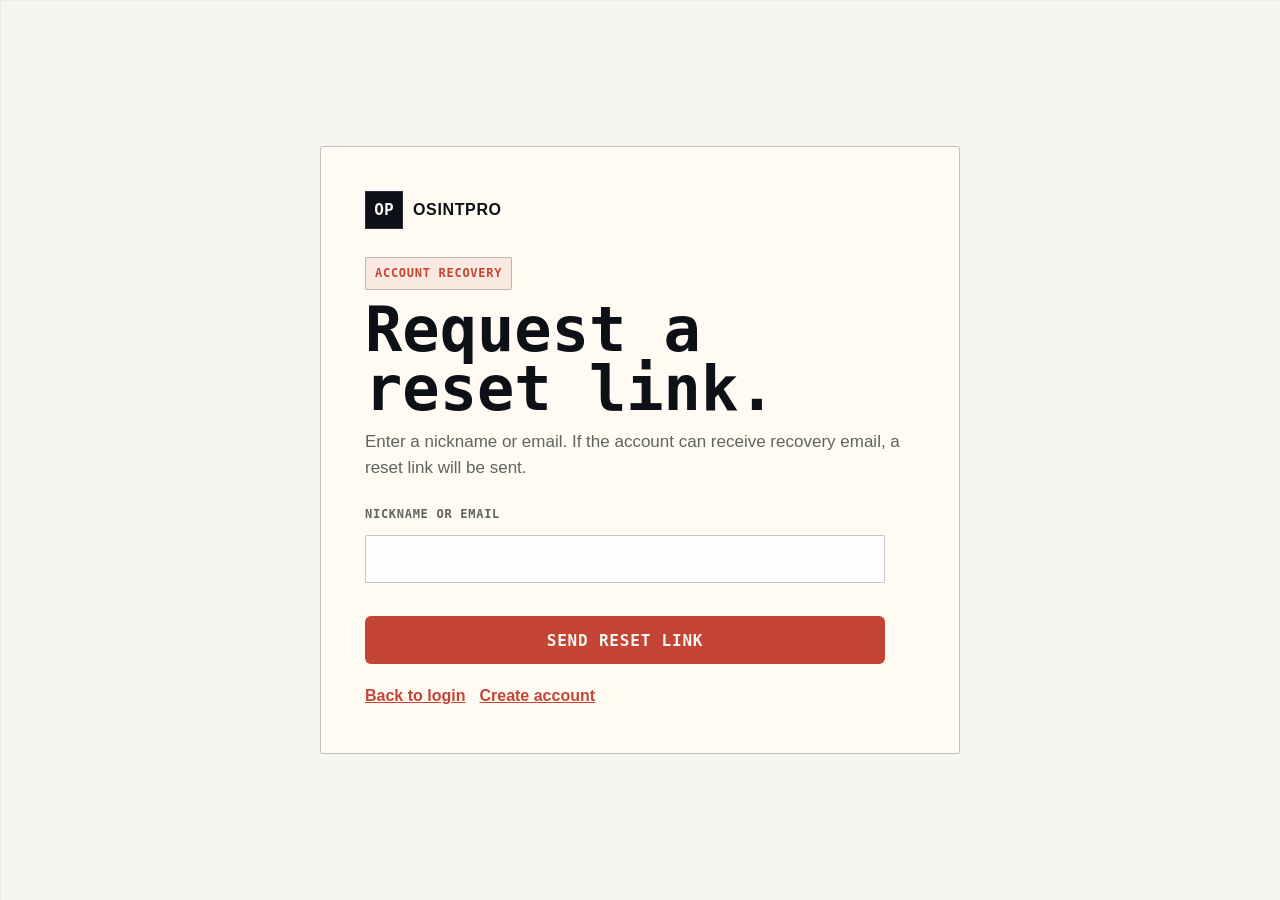
<file: forgot-password.html>
<!doctype html>
<html lang="en">
<head>
  <meta charset="utf-8">
  <meta name="viewport" content="width=device-width, initial-scale=1">
  <title>Forgot Password - OSINTPRO</title>
  <link rel="icon" href="/favicon.svg" type="image/svg+xml">
  <link rel="stylesheet" href="/styles.css?v=20260630-auth">
</head>
<body class="auth-page">
  <main class="auth-shell compact">
    <section class="auth-panel">
      <a class="auth-brand" href="/" aria-label="OSINTPRO home">
        <span>OP</span>
        <strong>OSINTPRO</strong>
      </a>
      <p class="pill">Account recovery</p>
      <h1>Request a reset link.</h1>
      <p class="auth-copy">Enter a nickname or email. If the account can receive recovery email, a reset link will be sent.</p>

      <form class="auth-form standalone" id="forgotPageForm" novalidate>
        <div class="field">
          <label for="forgotIdentifier">Nickname or email</label>
          <input id="forgotIdentifier" name="identifier" type="text" autocomplete="username" spellcheck="false" required>
          <p class="field-error" id="forgotIdentifierError"></p>
        </div>
        <button class="primary" type="submit">Send reset link</button>
      </form>

      <p class="auth-links">
        <a href="/login">Back to login</a>
        <a href="/register">Create account</a>
      </p>
      <div class="billing-message" id="authMessage"></div>
    </section>
  </main>
  <script src="/auth.js?v=20260630-auth"></script>
</body>
</html>
</file>
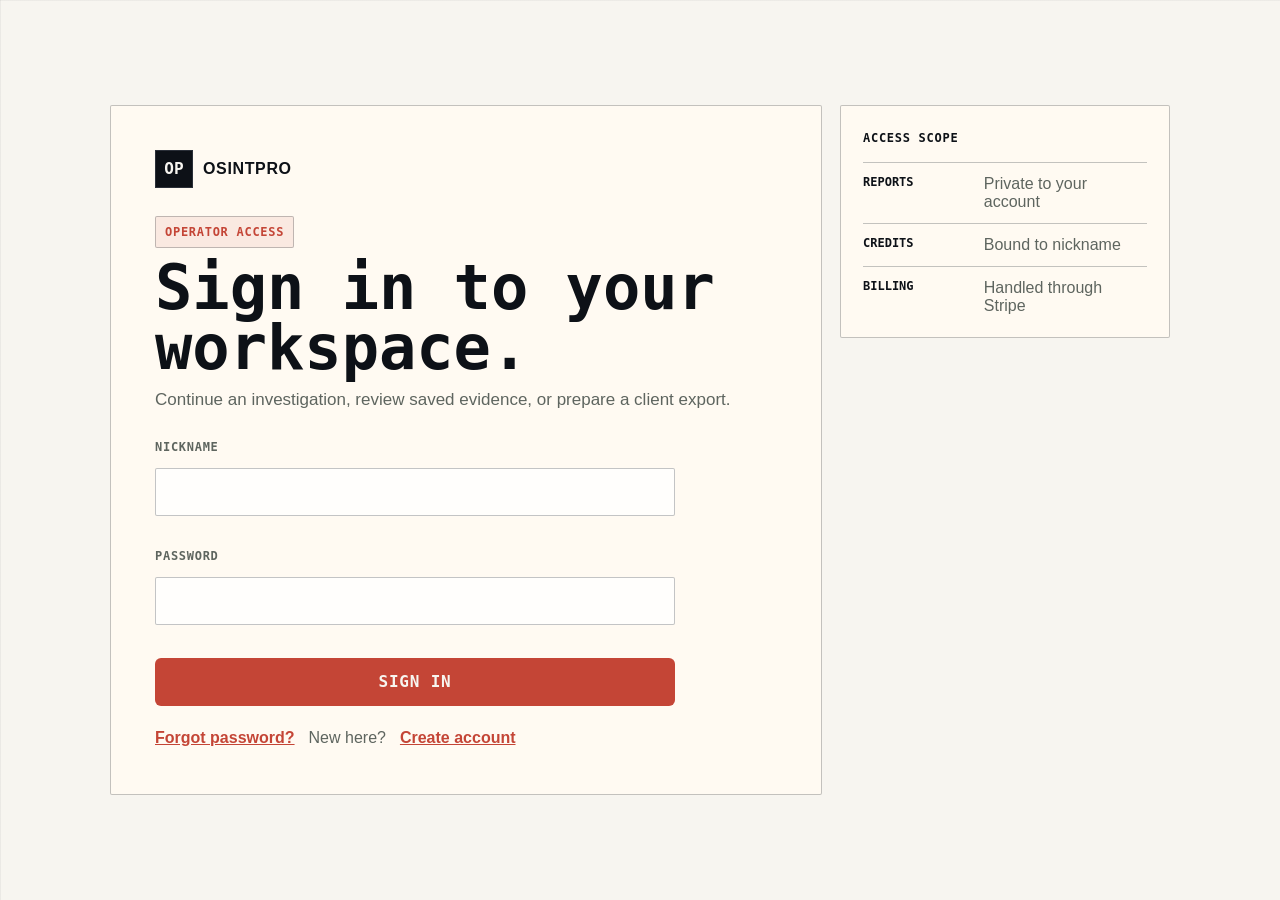
<file: login.html>
<!doctype html>
<html lang="en">
<head>
  <meta charset="utf-8">
  <meta name="viewport" content="width=device-width, initial-scale=1">
  <title>Login - OSINTPRO</title>
  <link rel="icon" href="/favicon.svg" type="image/svg+xml">
  <link rel="stylesheet" href="/styles.css?v=20260630-auth">
</head>
<body class="auth-page">
  <main class="auth-shell">
    <section class="auth-panel">
      <a class="auth-brand" href="/" aria-label="OSINTPRO home">
        <span>OP</span>
        <strong>OSINTPRO</strong>
      </a>
      <p class="pill">Operator access</p>
      <h1>Sign in to your workspace.</h1>
      <p class="auth-copy">Continue an investigation, review saved evidence, or prepare a client export.</p>

      <form class="auth-form standalone" id="loginPageForm" novalidate>
        <div class="field">
          <label for="loginNickname">Nickname</label>
          <input id="loginNickname" name="nickname" type="text" autocomplete="username" spellcheck="false" required>
          <p class="field-error" id="loginNicknameError"></p>
        </div>
        <div class="field">
          <label for="loginPassword">Password</label>
          <input id="loginPassword" name="password" type="password" autocomplete="current-password" required>
          <p class="field-error" id="loginPasswordError"></p>
        </div>
        <button class="primary" type="submit">Sign in</button>
      </form>

      <p class="auth-links">
        <a href="/forgot-password">Forgot password?</a>
        <span>New here?</span>
        <a href="/register">Create account</a>
      </p>
      <div class="billing-message" id="authMessage"></div>
    </section>
    <aside class="auth-dossier">
      <span class="dossier-label">Access scope</span>
      <dl>
        <div><dt>Reports</dt><dd>Private to your account</dd></div>
        <div><dt>Credits</dt><dd>Bound to nickname</dd></div>
        <div><dt>Billing</dt><dd>Handled through Stripe</dd></div>
      </dl>
    </aside>
  </main>
  <script src="/auth.js?v=20260630-auth"></script>
</body>
</html>
</file>
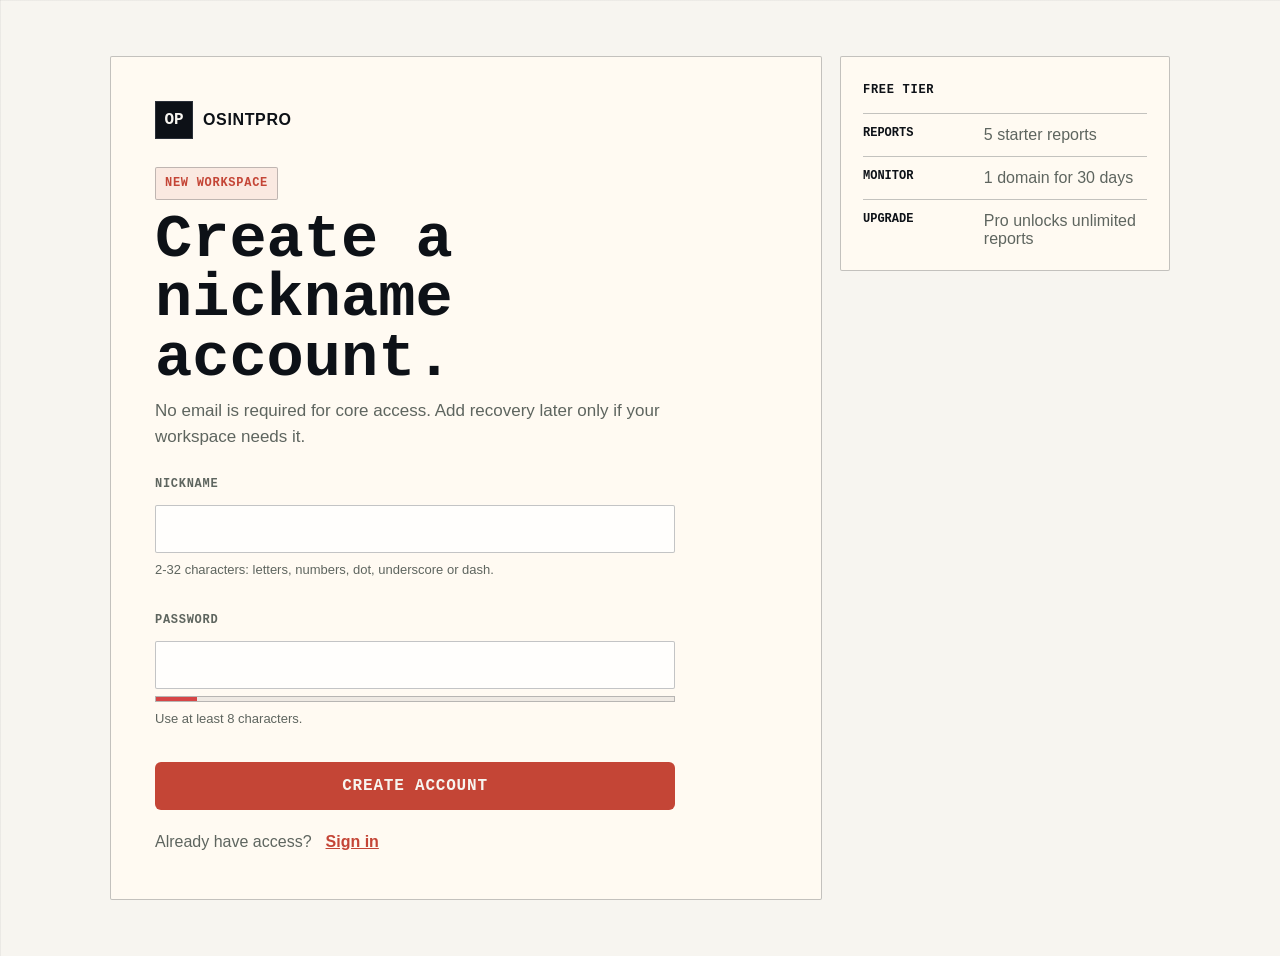
<file: register.html>
<!doctype html>
<html lang="en">
<head>
  <meta charset="utf-8">
  <meta name="viewport" content="width=device-width, initial-scale=1">
  <title>Register - OSINTPRO</title>
  <link rel="icon" href="/favicon.svg" type="image/svg+xml">
  <link rel="stylesheet" href="/styles.css?v=20260630-auth">
</head>
<body class="auth-page">
  <main class="auth-shell">
    <section class="auth-panel">
      <a class="auth-brand" href="/" aria-label="OSINTPRO home">
        <span>OP</span>
        <strong>OSINTPRO</strong>
      </a>
      <p class="pill">New workspace</p>
      <h1>Create a nickname account.</h1>
      <p class="auth-copy">No email is required for core access. Add recovery later only if your workspace needs it.</p>

      <form class="auth-form standalone" id="registerPageForm" novalidate>
        <div class="field">
          <label for="registerNickname">Nickname</label>
          <input id="registerNickname" name="nickname" type="text" autocomplete="username" spellcheck="false" required>
          <p class="field-hint">2-32 characters: letters, numbers, dot, underscore or dash.</p>
          <p class="field-error" id="registerNicknameError"></p>
        </div>
        <div class="field">
          <label for="registerPassword">Password</label>
          <input id="registerPassword" name="password" type="password" autocomplete="new-password" required>
          <div class="strength-meter" aria-hidden="true"><span id="passwordStrengthBar"></span></div>
          <p class="field-hint" id="passwordStrengthText">Use at least 8 characters.</p>
          <p class="field-error" id="registerPasswordError"></p>
        </div>
        <button class="primary" type="submit">Create account</button>
      </form>

      <p class="auth-links">
        <span>Already have access?</span>
        <a href="/login">Sign in</a>
      </p>
      <div class="billing-message" id="authMessage"></div>
    </section>
    <aside class="auth-dossier">
      <span class="dossier-label">Free tier</span>
      <dl>
        <div><dt>Reports</dt><dd>5 starter reports</dd></div>
        <div><dt>Monitor</dt><dd>1 domain for 30 days</dd></div>
        <div><dt>Upgrade</dt><dd>Pro unlocks unlimited reports</dd></div>
      </dl>
    </aside>
  </main>
  <script src="/auth.js?v=20260630-auth"></script>
</body>
</html>
</file>
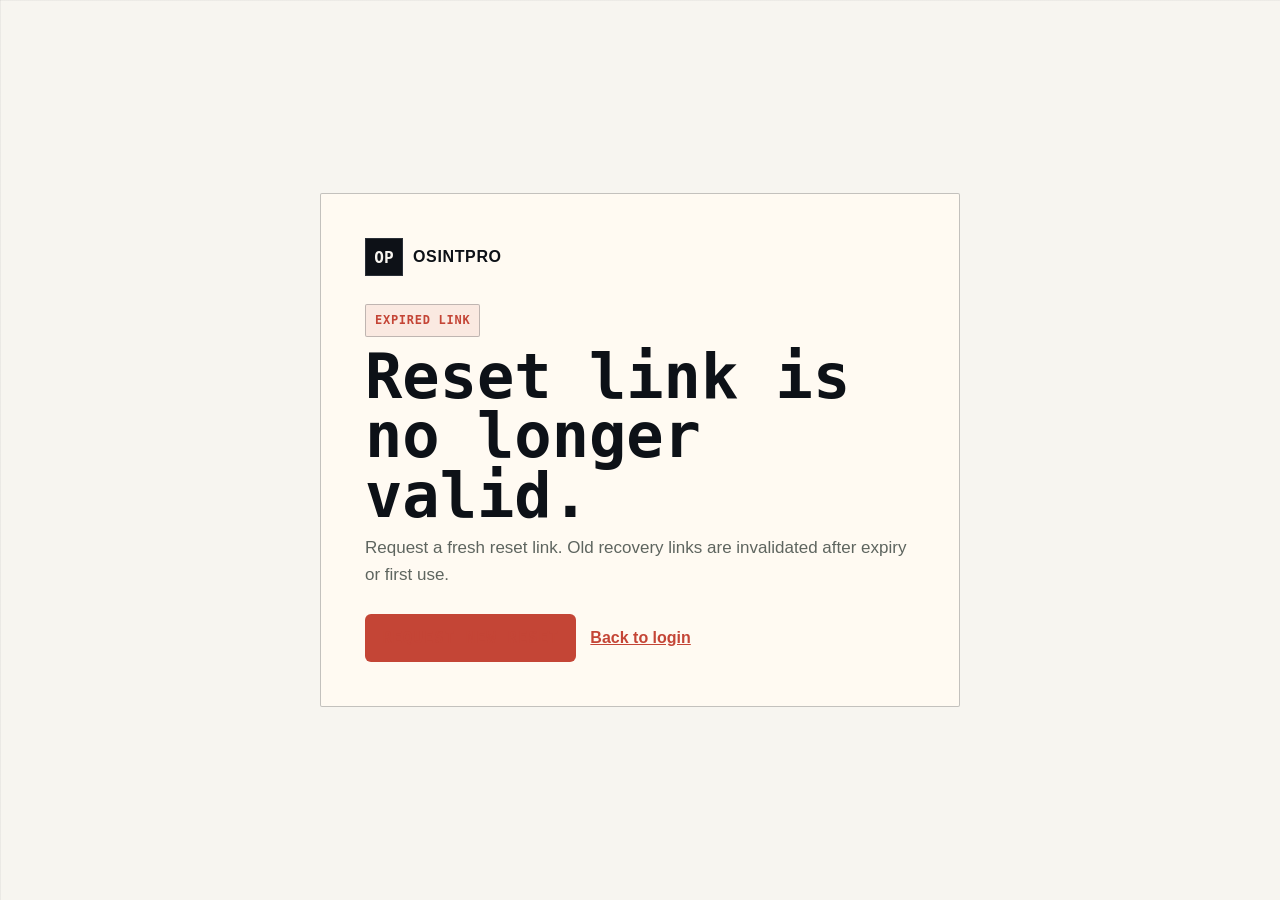
<file: reset-expired.html>
<!doctype html>
<html lang="en">
<head>
  <meta charset="utf-8">
  <meta name="viewport" content="width=device-width, initial-scale=1">
  <title>Reset Link Expired - OSINTPRO</title>
  <link rel="icon" href="/favicon.svg" type="image/svg+xml">
  <link rel="stylesheet" href="/styles.css?v=20260630-auth">
</head>
<body class="auth-page">
  <main class="auth-shell compact">
    <section class="auth-panel">
      <a class="auth-brand" href="/" aria-label="OSINTPRO home">
        <span>OP</span>
        <strong>OSINTPRO</strong>
      </a>
      <p class="pill">Expired link</p>
      <h1>Reset link is no longer valid.</h1>
      <p class="auth-copy">Request a fresh reset link. Old recovery links are invalidated after expiry or first use.</p>
      <p class="auth-links">
        <a class="primary button-link" href="/forgot-password">Request new reset</a>
        <a href="/login">Back to login</a>
      </p>
    </section>
  </main>
</body>
</html>
</file>
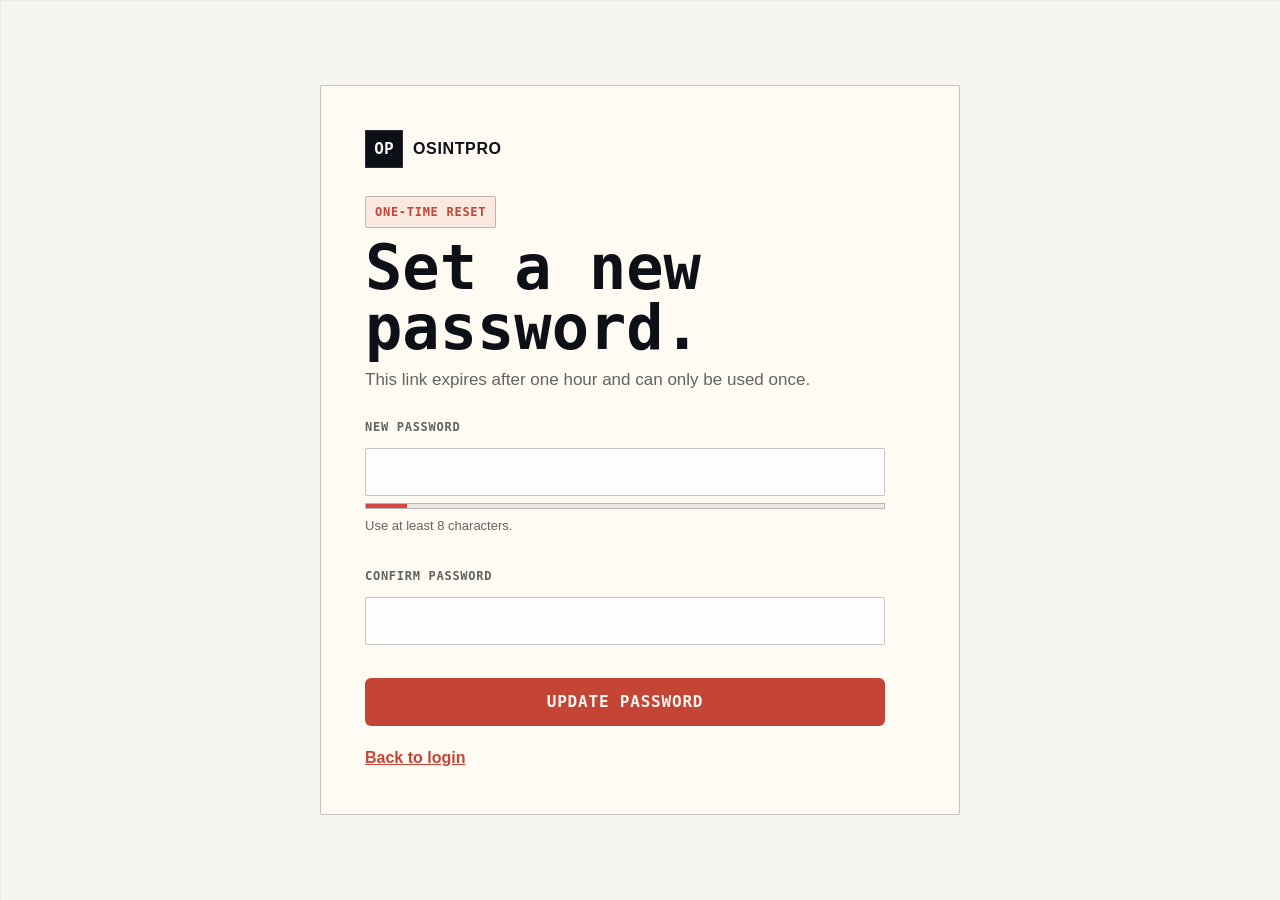
<file: reset-password.html>
<!doctype html>
<html lang="en">
<head>
  <meta charset="utf-8">
  <meta name="viewport" content="width=device-width, initial-scale=1">
  <title>Reset Password - OSINTPRO</title>
  <link rel="icon" href="/favicon.svg" type="image/svg+xml">
  <link rel="stylesheet" href="/styles.css?v=20260630-auth">
</head>
<body class="auth-page">
  <main class="auth-shell compact">
    <section class="auth-panel">
      <a class="auth-brand" href="/" aria-label="OSINTPRO home">
        <span>OP</span>
        <strong>OSINTPRO</strong>
      </a>
      <p class="pill">One-time reset</p>
      <h1>Set a new password.</h1>
      <p class="auth-copy">This link expires after one hour and can only be used once.</p>

      <form class="auth-form standalone" id="resetPageForm" novalidate>
        <div class="field">
          <label for="resetPassword">New password</label>
          <input id="resetPassword" name="password" type="password" autocomplete="new-password" required>
          <div class="strength-meter" aria-hidden="true"><span id="passwordStrengthBar"></span></div>
          <p class="field-hint" id="passwordStrengthText">Use at least 8 characters.</p>
          <p class="field-error" id="resetPasswordError"></p>
        </div>
        <div class="field">
          <label for="resetConfirmPassword">Confirm password</label>
          <input id="resetConfirmPassword" name="confirm_password" type="password" autocomplete="new-password" required>
          <p class="field-error" id="resetConfirmPasswordError"></p>
        </div>
        <button class="primary" type="submit">Update password</button>
      </form>

      <p class="auth-links"><a href="/login">Back to login</a></p>
      <div class="billing-message" id="authMessage"></div>
    </section>
  </main>
  <script src="/auth.js?v=20260630-auth"></script>
</body>
</html>
</file>
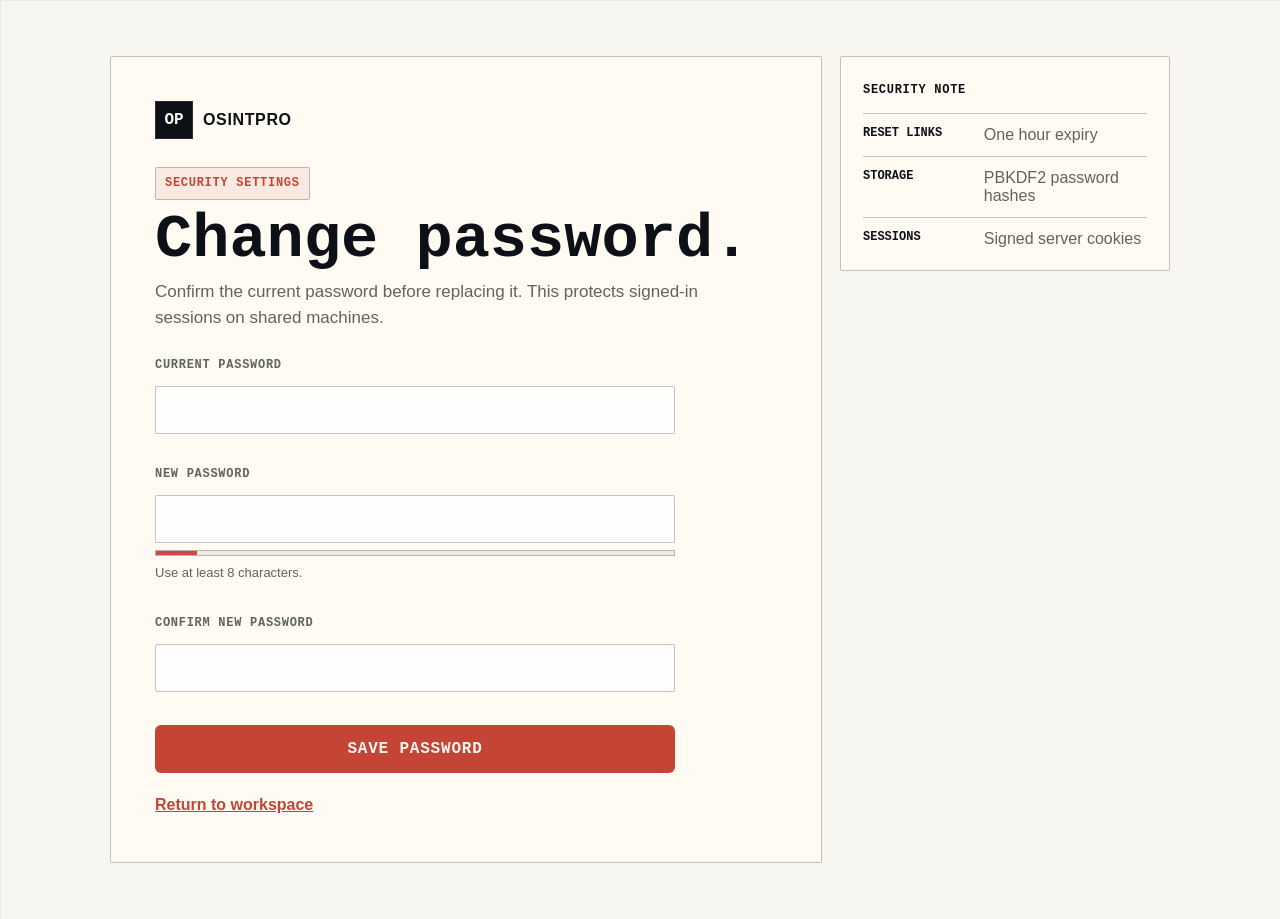
<file: security.html>
<!doctype html>
<html lang="en">
<head>
  <meta charset="utf-8">
  <meta name="viewport" content="width=device-width, initial-scale=1">
  <title>Security Settings - OSINTPRO</title>
  <link rel="icon" href="/favicon.svg" type="image/svg+xml">
  <link rel="stylesheet" href="/styles.css?v=20260630-auth">
</head>
<body class="auth-page">
  <main class="auth-shell">
    <section class="auth-panel">
      <a class="auth-brand" href="/" aria-label="OSINTPRO home">
        <span>OP</span>
        <strong>OSINTPRO</strong>
      </a>
      <p class="pill">Security settings</p>
      <h1>Change password.</h1>
      <p class="auth-copy">Confirm the current password before replacing it. This protects signed-in sessions on shared machines.</p>

      <form class="auth-form standalone" id="securityPageForm" novalidate>
        <div class="field">
          <label for="currentPassword">Current password</label>
          <input id="currentPassword" name="current_password" type="password" autocomplete="current-password" required>
          <p class="field-error" id="currentPasswordError"></p>
        </div>
        <div class="field">
          <label for="newPassword">New password</label>
          <input id="newPassword" name="new_password" type="password" autocomplete="new-password" required>
          <div class="strength-meter" aria-hidden="true"><span id="passwordStrengthBar"></span></div>
          <p class="field-hint" id="passwordStrengthText">Use at least 8 characters.</p>
          <p class="field-error" id="newPasswordError"></p>
        </div>
        <div class="field">
          <label for="confirmPassword">Confirm new password</label>
          <input id="confirmPassword" name="confirm_password" type="password" autocomplete="new-password" required>
          <p class="field-error" id="confirmPasswordError"></p>
        </div>
        <button class="primary" type="submit">Save password</button>
      </form>

      <p class="auth-links"><a href="/">Return to workspace</a></p>
      <div class="billing-message" id="authMessage"></div>
    </section>
    <aside class="auth-dossier">
      <span class="dossier-label">Security note</span>
      <dl>
        <div><dt>Reset links</dt><dd>One hour expiry</dd></div>
        <div><dt>Storage</dt><dd>PBKDF2 password hashes</dd></div>
        <div><dt>Sessions</dt><dd>Signed server cookies</dd></div>
      </dl>
    </aside>
  </main>
  <script src="/auth.js?v=20260630-auth"></script>
</body>
</html>
</file>
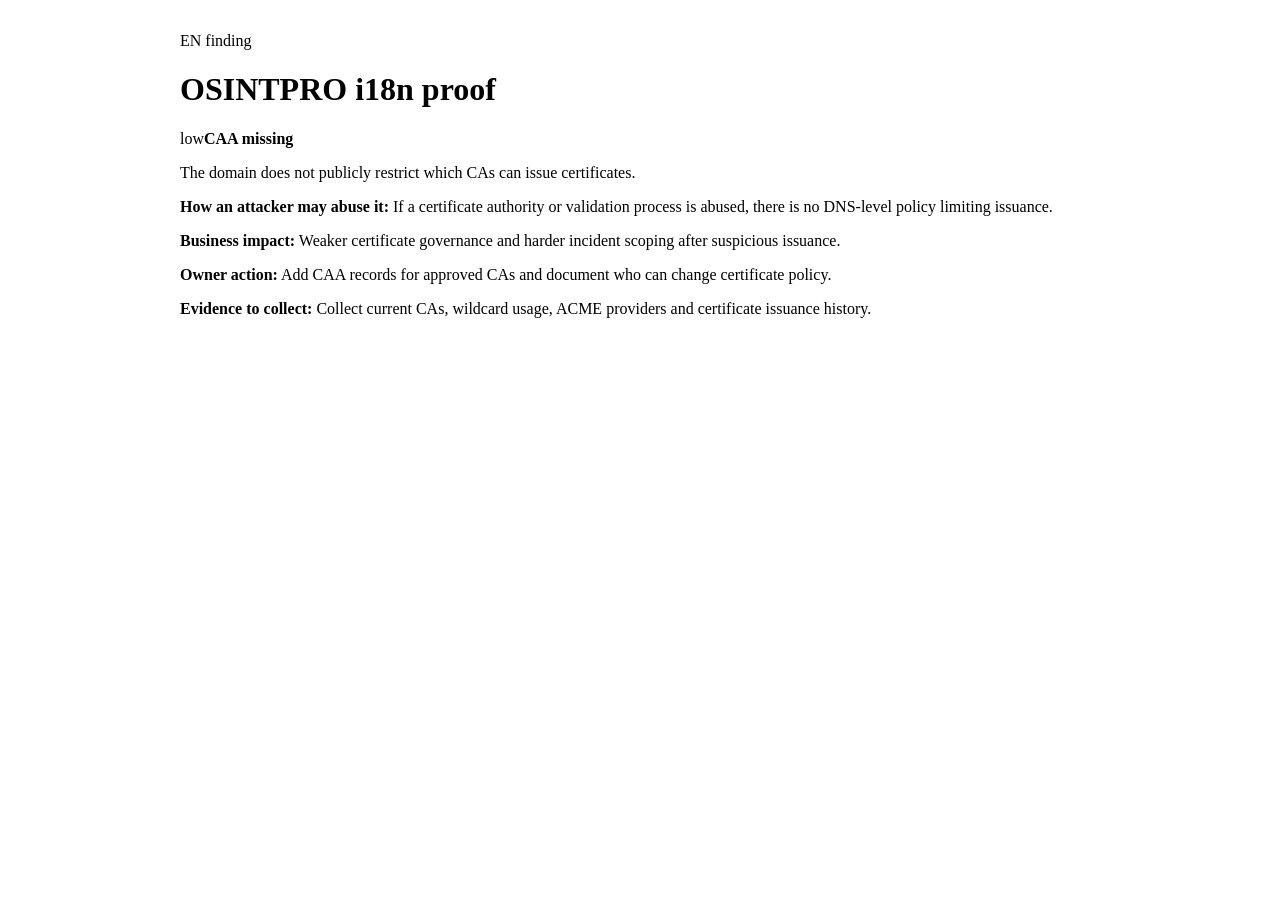
<file: assets/cycle14-i18n/finding-en.html>
<!doctype html><html><head><meta charset="utf-8"><meta name="viewport" content="width=device-width,initial-scale=1"><link rel="stylesheet" href="file:///Users/leonardo/Documents/SaaS Osint/styles.css"><style>body{padding:24px}.result{max-width:920px;margin:auto}.finding{margin-top:16px}</style></head><body><main class="result"><span class="pill">EN finding</span><h1>OSINTPRO i18n proof</h1><div class="finding low"><span class="tag">low</span><strong>CAA missing</strong><p>The domain does not publicly restrict which CAs can issue certificates.</p><div class="abuse-brief"><p><b>How an attacker may abuse it:</b> If a certificate authority or validation process is abused, there is no DNS-level policy limiting issuance.</p><p><b>Business impact:</b> Weaker certificate governance and harder incident scoping after suspicious issuance.</p><p><b>Owner action:</b> Add CAA records for approved CAs and document who can change certificate policy.</p><p><b>Evidence to collect:</b> Collect current CAs, wildcard usage, ACME providers and certificate issuance history.</p></div></div></main></body></html>
</file>
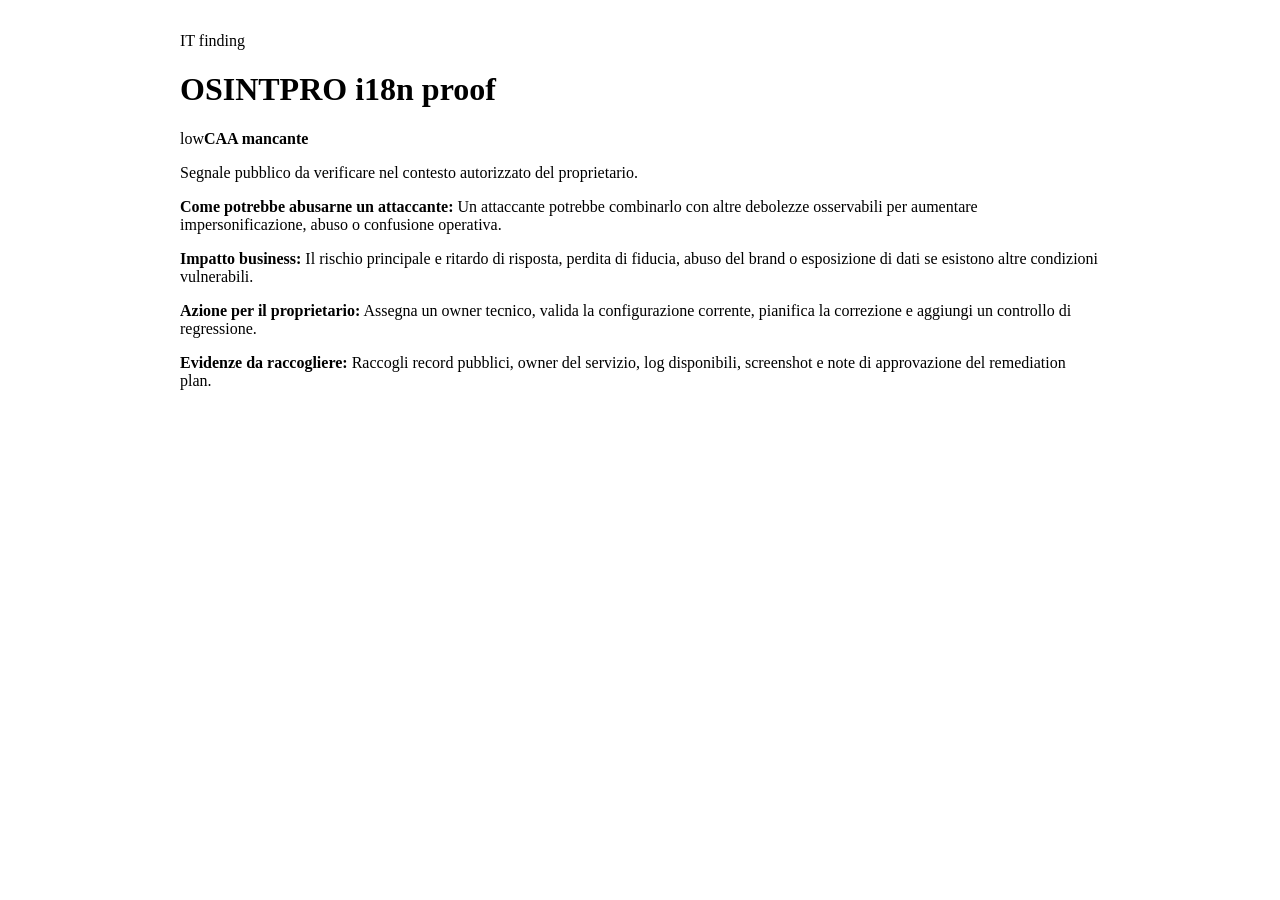
<file: assets/cycle14-i18n/finding-it.html>
<!doctype html><html><head><meta charset="utf-8"><meta name="viewport" content="width=device-width,initial-scale=1"><link rel="stylesheet" href="file:///Users/leonardo/Documents/SaaS Osint/styles.css"><style>body{padding:24px}.result{max-width:920px;margin:auto}.finding{margin-top:16px}</style></head><body><main class="result"><span class="pill">IT finding</span><h1>OSINTPRO i18n proof</h1><div class="finding low"><span class="tag">low</span><strong>CAA mancante</strong><p>Segnale pubblico da verificare nel contesto autorizzato del proprietario.</p><div class="abuse-brief"><p><b>Come potrebbe abusarne un attaccante:</b> Un attaccante potrebbe combinarlo con altre debolezze osservabili per aumentare impersonificazione, abuso o confusione operativa.</p><p><b>Impatto business:</b> Il rischio principale e ritardo di risposta, perdita di fiducia, abuso del brand o esposizione di dati se esistono altre condizioni vulnerabili.</p><p><b>Azione per il proprietario:</b> Assegna un owner tecnico, valida la configurazione corrente, pianifica la correzione e aggiungi un controllo di regressione.</p><p><b>Evidenze da raccogliere:</b> Raccogli record pubblici, owner del servizio, log disponibili, screenshot e note di approvazione del remediation plan.</p></div></div></main></body></html>
</file>
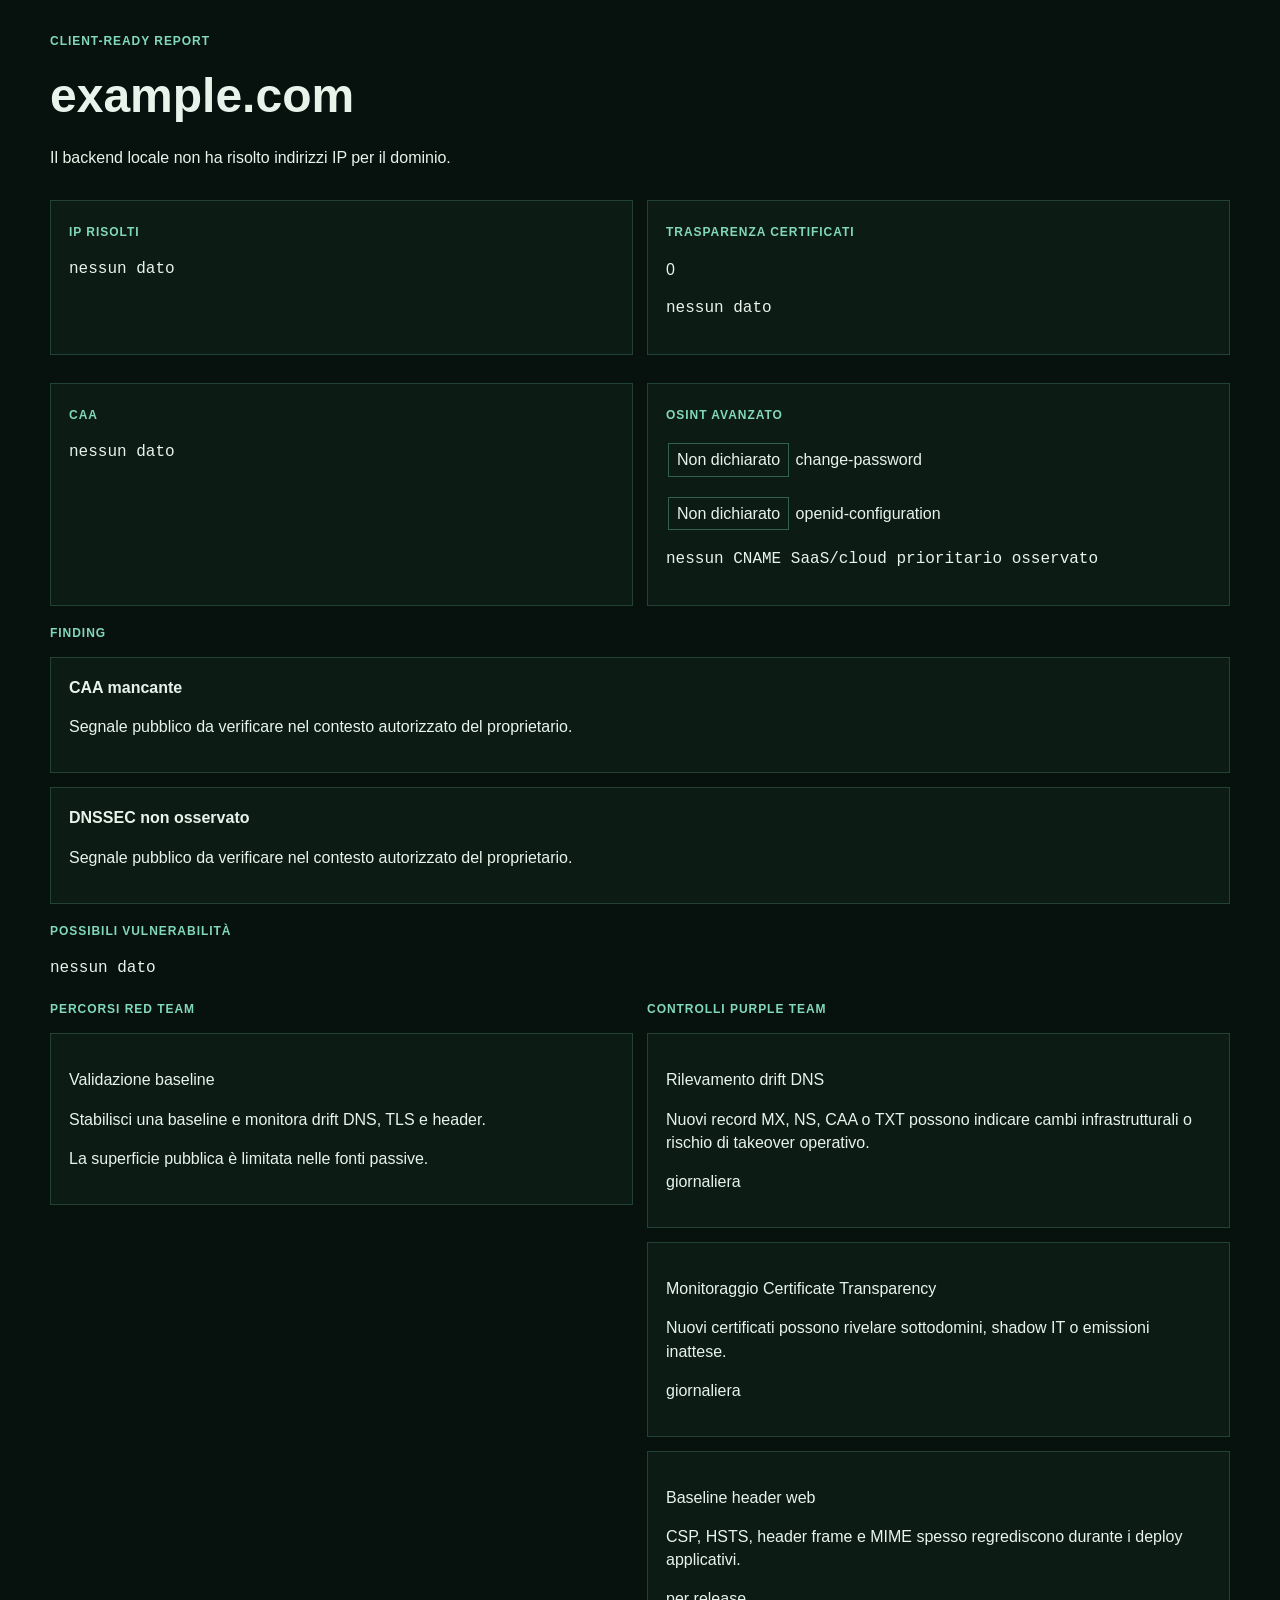
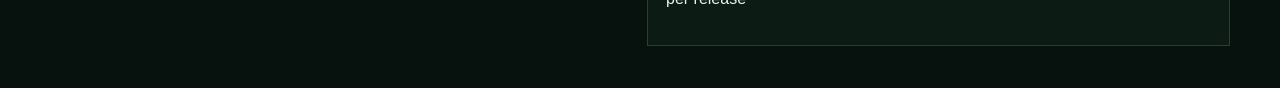
<file: assets/i18n-verification-round2/round2-domain.html>
<!doctype html><html><head><meta charset="utf-8"><style>body{font:16px/1.45 Arial,sans-serif;background:#07110d;color:#e8f3ec;margin:0;padding:28px}.wrap{max-width:1180px;margin:auto}.panel,.card,.ops-row{border:1px solid #224236;background:#0d1b15;padding:18px;margin:14px 0}.grid{display:grid;grid-template-columns:repeat(2,minmax(0,1fr));gap:14px}.pill{display:inline-block;text-transform:uppercase;letter-spacing:.08em;color:#82d9ba;font-weight:700;font-size:12px}.mono{font-family:ui-monospace,Menlo,monospace}.muted{color:#a8beb2}.tag{display:inline-block;padding:4px 8px;border:1px solid #32624e;margin:2px}.missing{color:#ff8f8f}.ok{color:#7ee1b4}h1{font-size:48px;margin:.2em 0}h2{margin-top:30px}h3{color:#bfe9d7}.sidebar{width:280px;border-right:1px solid #224236;padding:18px}.nav-label{display:block;color:#83d4b6;text-transform:uppercase;font-weight:700;letter-spacing:.08em;margin:22px 0 8px}.nav-btn{display:block;color:#e8f3ec;margin:8px 0}.layout{display:flex;gap:28px}.content{flex:1}</style></head><body><main class="wrap"><span class="pill">Client-ready report</span><h1>example.com</h1><p>Il backend locale non ha risolto indirizzi IP per il dominio.</p><section class="grid"><div class="card"><span class="pill">IP risolti</span><p class="mono">nessun dato</p></div><div class="card"><span class="pill">Trasparenza certificati</span><p>0</p><p class="mono">nessun dato</p></div></section><section class="grid"><div class="card"><span class="pill">CAA</span><p class="mono">nessun dato</p></div><div class="card"><span class="pill">OSINT avanzato</span><p><span class="tag">Non dichiarato</span> change-password</p><p><span class="tag">Non dichiarato</span> openid-configuration</p><p class="mono">nessun CNAME SaaS/cloud prioritario osservato</p></div></section><section><span class="pill">Finding</span><article class="ops-row"><strong>CAA mancante</strong><p>Segnale pubblico da verificare nel contesto autorizzato del proprietario.</p></article><article class="ops-row"><strong>DNSSEC non osservato</strong><p>Segnale pubblico da verificare nel contesto autorizzato del proprietario.</p></article></section><section><span class="pill">Possibili vulnerabilità</span><p class="mono">nessun dato</p></section><section class="grid"><div><span class="pill">Percorsi red team</span><article class="ops-row"><p>Validazione baseline</p><p>Stabilisci una baseline e monitora drift DNS, TLS e header.</p><p>La superficie pubblica è limitata nelle fonti passive.</p></article></div><div><span class="pill">Controlli purple team</span><article class="ops-row"><p>Rilevamento drift DNS</p><p>Nuovi record MX, NS, CAA o TXT possono indicare cambi infrastrutturali o rischio di takeover operativo.</p><p>giornaliera</p></article><article class="ops-row"><p>Monitoraggio Certificate Transparency</p><p>Nuovi certificati possono rivelare sottodomini, shadow IT o emissioni inattese.</p><p>giornaliera</p></article><article class="ops-row"><p>Baseline header web</p><p>CSP, HSTS, header frame e MIME spesso regrediscono durante i deploy applicativi.</p><p>per release</p></article></div></section></main></body></html>
</file>
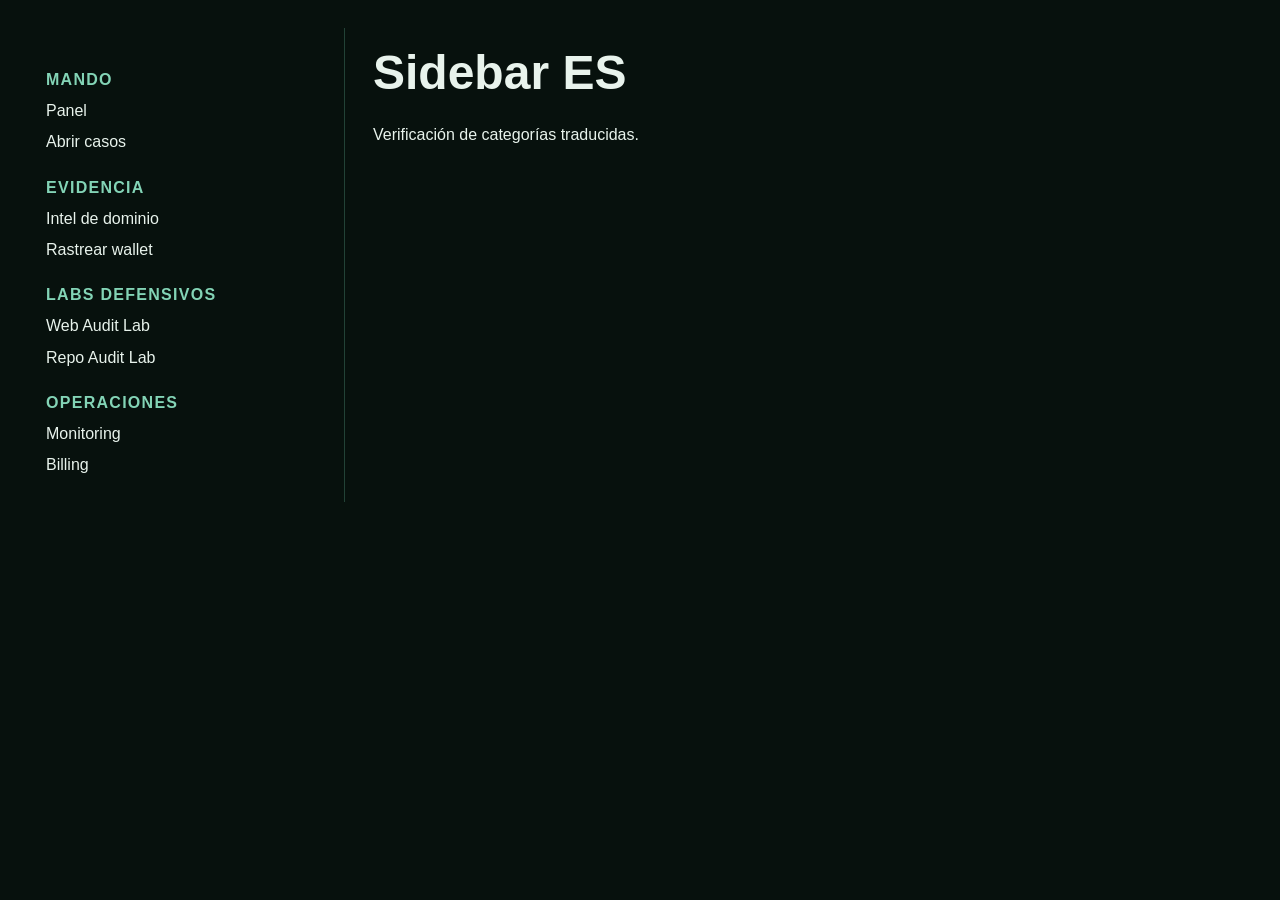
<file: assets/i18n-verification-round2/round2-sidebar-es.html>
<!doctype html><html><head><meta charset="utf-8"><style>body{font:16px/1.45 Arial,sans-serif;background:#07110d;color:#e8f3ec;margin:0;padding:28px}.wrap{max-width:1180px;margin:auto}.panel,.card,.ops-row{border:1px solid #224236;background:#0d1b15;padding:18px;margin:14px 0}.grid{display:grid;grid-template-columns:repeat(2,minmax(0,1fr));gap:14px}.pill{display:inline-block;text-transform:uppercase;letter-spacing:.08em;color:#82d9ba;font-weight:700;font-size:12px}.mono{font-family:ui-monospace,Menlo,monospace}.muted{color:#a8beb2}.tag{display:inline-block;padding:4px 8px;border:1px solid #32624e;margin:2px}.missing{color:#ff8f8f}.ok{color:#7ee1b4}h1{font-size:48px;margin:.2em 0}h2{margin-top:30px}h3{color:#bfe9d7}.sidebar{width:280px;border-right:1px solid #224236;padding:18px}.nav-label{display:block;color:#83d4b6;text-transform:uppercase;font-weight:700;letter-spacing:.08em;margin:22px 0 8px}.nav-btn{display:block;color:#e8f3ec;margin:8px 0}.layout{display:flex;gap:28px}.content{flex:1}</style></head><body><div class="layout"><nav class="sidebar"><span class="nav-label">Mando</span><span class="nav-btn">Panel</span><span class="nav-btn">Abrir casos</span><span class="nav-label">Evidencia</span><span class="nav-btn">Intel de dominio</span><span class="nav-btn">Rastrear wallet</span><span class="nav-label">Labs defensivos</span><span class="nav-btn">Web Audit Lab</span><span class="nav-btn">Repo Audit Lab</span><span class="nav-label">Operaciones</span><span class="nav-btn">Monitoring</span><span class="nav-btn">Billing</span></nav><main class="content"><h1>Sidebar ES</h1><p>Verificación de categorías traducidas.</p></main></div></body></html>
</file>
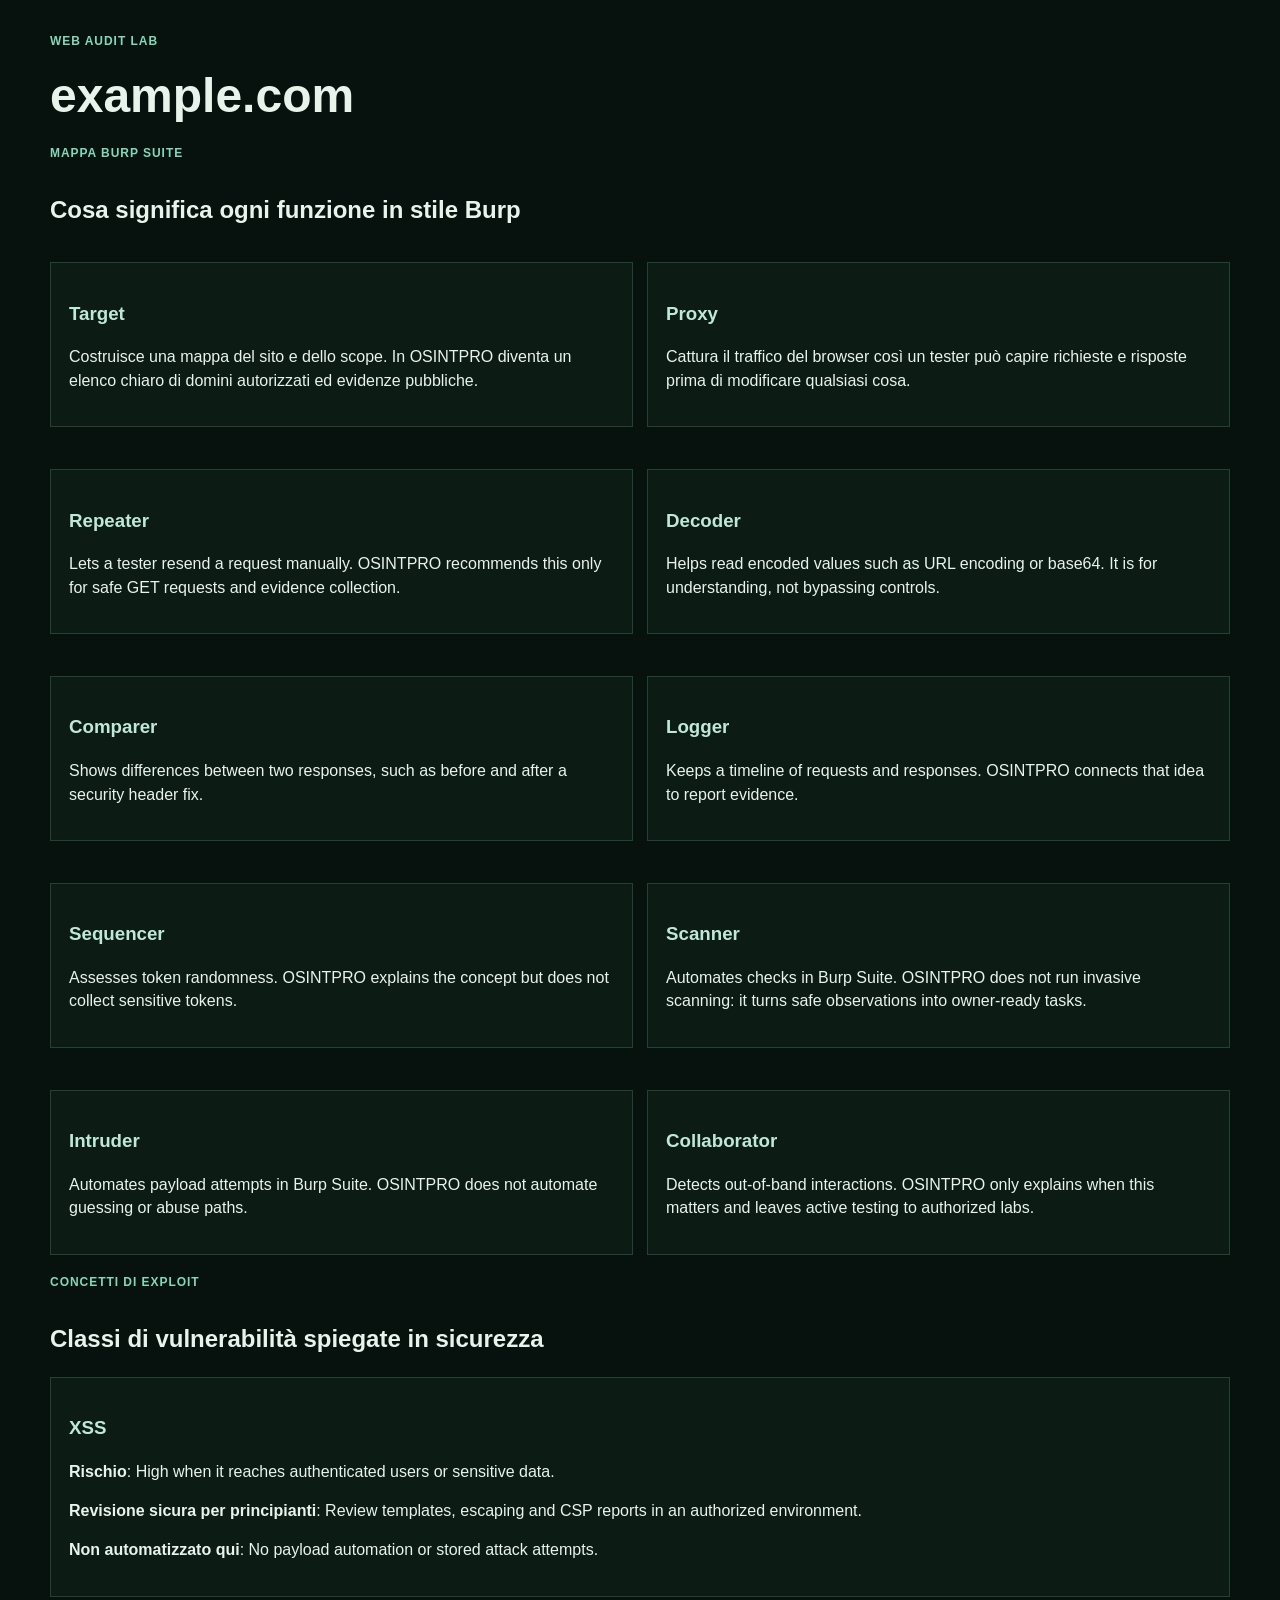
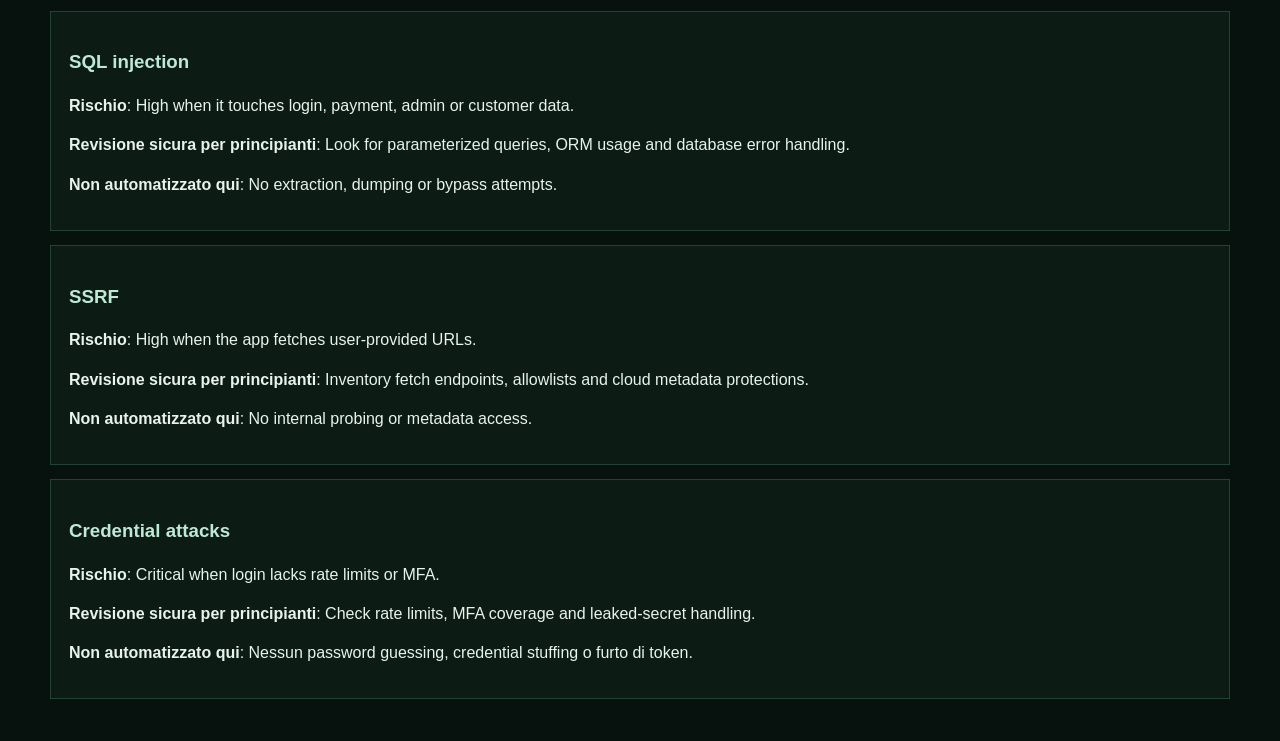
<file: assets/i18n-verification-round2/round2-web-audit.html>
<!doctype html><html><head><meta charset="utf-8"><style>body{font:16px/1.45 Arial,sans-serif;background:#07110d;color:#e8f3ec;margin:0;padding:28px}.wrap{max-width:1180px;margin:auto}.panel,.card,.ops-row{border:1px solid #224236;background:#0d1b15;padding:18px;margin:14px 0}.grid{display:grid;grid-template-columns:repeat(2,minmax(0,1fr));gap:14px}.pill{display:inline-block;text-transform:uppercase;letter-spacing:.08em;color:#82d9ba;font-weight:700;font-size:12px}.mono{font-family:ui-monospace,Menlo,monospace}.muted{color:#a8beb2}.tag{display:inline-block;padding:4px 8px;border:1px solid #32624e;margin:2px}.missing{color:#ff8f8f}.ok{color:#7ee1b4}h1{font-size:48px;margin:.2em 0}h2{margin-top:30px}h3{color:#bfe9d7}.sidebar{width:280px;border-right:1px solid #224236;padding:18px}.nav-label{display:block;color:#83d4b6;text-transform:uppercase;font-weight:700;letter-spacing:.08em;margin:22px 0 8px}.nav-btn{display:block;color:#e8f3ec;margin:8px 0}.layout{display:flex;gap:28px}.content{flex:1}</style></head><body><main class="wrap"><span class="pill">Web Audit Lab</span><h1>example.com</h1><section><span class="pill">Mappa Burp Suite</span><h2>Cosa significa ogni funzione in stile Burp</h2><div class="grid"><article class="card"><h3>Target</h3><p>Costruisce una mappa del sito e dello scope. In OSINTPRO diventa un elenco chiaro di domini autorizzati ed evidenze pubbliche.</p></article><article class="card"><h3>Proxy</h3><p>Cattura il traffico del browser così un tester può capire richieste e risposte prima di modificare qualsiasi cosa.</p></article><article class="card"><h3>Repeater</h3><p>Lets a tester resend a request manually. OSINTPRO recommends this only for safe GET requests and evidence collection.</p></article><article class="card"><h3>Decoder</h3><p>Helps read encoded values such as URL encoding or base64. It is for understanding, not bypassing controls.</p></article><article class="card"><h3>Comparer</h3><p>Shows differences between two responses, such as before and after a security header fix.</p></article><article class="card"><h3>Logger</h3><p>Keeps a timeline of requests and responses. OSINTPRO connects that idea to report evidence.</p></article><article class="card"><h3>Sequencer</h3><p>Assesses token randomness. OSINTPRO explains the concept but does not collect sensitive tokens.</p></article><article class="card"><h3>Scanner</h3><p>Automates checks in Burp Suite. OSINTPRO does not run invasive scanning: it turns safe observations into owner-ready tasks.</p></article><article class="card"><h3>Intruder</h3><p>Automates payload attempts in Burp Suite. OSINTPRO does not automate guessing or abuse paths.</p></article><article class="card"><h3>Collaborator</h3><p>Detects out-of-band interactions. OSINTPRO only explains when this matters and leaves active testing to authorized labs.</p></article></div></section><section><span class="pill">Concetti di exploit</span><h2>Classi di vulnerabilità spiegate in sicurezza</h2><article class="ops-row"><h3>XSS</h3><p><strong>Rischio</strong>: High when it reaches authenticated users or sensitive data.</p><p><strong>Revisione sicura per principianti</strong>: Review templates, escaping and CSP reports in an authorized environment.</p><p><strong>Non automatizzato qui</strong>: No payload automation or stored attack attempts.</p></article><article class="ops-row"><h3>SQL injection</h3><p><strong>Rischio</strong>: High when it touches login, payment, admin or customer data.</p><p><strong>Revisione sicura per principianti</strong>: Look for parameterized queries, ORM usage and database error handling.</p><p><strong>Non automatizzato qui</strong>: No extraction, dumping or bypass attempts.</p></article><article class="ops-row"><h3>SSRF</h3><p><strong>Rischio</strong>: High when the app fetches user-provided URLs.</p><p><strong>Revisione sicura per principianti</strong>: Inventory fetch endpoints, allowlists and cloud metadata protections.</p><p><strong>Non automatizzato qui</strong>: No internal probing or metadata access.</p></article><article class="ops-row"><h3>Credential attacks</h3><p><strong>Rischio</strong>: Critical when login lacks rate limits or MFA.</p><p><strong>Revisione sicura per principianti</strong>: Check rate limits, MFA coverage and leaked-secret handling.</p><p><strong>Non automatizzato qui</strong>: Nessun password guessing, credential stuffing o furto di token.</p></article></section></main></body></html>
</file>
<file: styles.css>
:root {
  --font-display: "IBM Plex Mono", "JetBrains Mono", "SFMono-Regular", "Roboto Mono", monospace;
  --font-body: "IBM Plex Sans", "Aptos", -apple-system, BlinkMacSystemFont, "Segoe UI", sans-serif;
  --color-ink: #0d1117;
  --color-paper: #f7f5f0;
  --color-panel: #fffaf2;
  --color-accent: #c44536;
  --color-accent-dark: #8f3326;
  --color-severity-high: #d64545;
  --color-severity-medium: #d9a441;
  --color-severity-low: #4a8a5c;
  --color-border: #2a2f38;
  --color-info: #234757;
  --color-code-on-dark: #d9fff6;
  --radius-sharp: 2px;
  --bg: var(--color-paper);
  --panel: rgba(255, 250, 242, .9);
  --panel-strong: rgba(255, 250, 242, .98);
  --ink: var(--color-ink);
  --muted: #5e655f;
  --line: rgba(42, 47, 56, .28);
  --green: var(--color-accent);
  --green-dark: var(--color-accent-dark);
  --cyan: var(--color-info);
  --amber: var(--color-severity-medium);
  --red: var(--color-severity-high);
  --shadow: none;
  font-family: var(--font-body);
}

/* Ciclo 13 rebrand: dossier-first UI, sharp components and dedicated auth pages. */
body {
  font-family: var(--font-body);
}

h1,
h2,
h3,
.brand strong,
.mark,
.pill,
.mono,
.nav-label,
.nav-btn,
.primary,
.secondary,
.button-link,
.severity,
.score {
  font-family: var(--font-display);
}

.rail,
.nav {
  background: rgba(13, 17, 23, .96);
}

.mark,
.user-chip #userAvatar {
  border-radius: var(--radius-sharp);
  background: var(--color-accent);
  color: var(--color-paper);
}

.nav-btn {
  border-radius: var(--radius-sharp);
  letter-spacing: .01em;
}

.nav-btn.active,
.nav-btn:hover {
  background: rgba(196, 69, 54, .16);
  color: var(--color-paper);
  box-shadow: inset 3px 0 0 var(--color-accent);
}

.account,
.user-chip,
.dash-card,
.primary-dash,
.section,
.panel,
.result,
.finding,
.check,
.auth-card,
.lab-panel,
.feature-card,
.pricing article,
.billing-message,
.monitor-row,
.report-row,
.asset-row,
.admin-row,
.repo-finding,
.wallet-node,
.wallet-flow,
.dossier-node,
.modal,
.notice,
.card,
.app-toast {
  border-radius: var(--radius-sharp) !important;
  box-shadow: none !important;
}

.section,
.dash-card,
.primary-dash,
.auth-card,
.result,
.lab-panel,
.feature-card,
.pricing article,
.repo-finding {
  border-color: var(--line);
  background: var(--panel-strong);
}

.hero {
  grid-template-columns: minmax(0, 1.35fr) minmax(210px, .65fr);
  align-items: stretch;
}

.hero > div:first-child {
  padding: 22px;
  border: 1px solid var(--line);
  background: var(--panel-strong);
}

.hero h1 {
  letter-spacing: 0;
}

.pill {
  border-radius: var(--radius-sharp);
  background: rgba(196, 69, 54, .09);
  color: var(--color-accent);
  letter-spacing: .06em;
}

input,
select,
textarea {
  border-radius: var(--radius-sharp);
  background: rgba(255, 255, 255, .72);
  color: var(--color-ink);
}

input:focus,
select:focus,
textarea:focus {
  border-color: var(--color-accent);
  box-shadow: 0 0 0 2px rgba(196, 69, 54, .16);
}

.primary,
.secondary,
.button-link {
  border-radius: var(--radius-sharp);
  letter-spacing: .05em;
  text-transform: uppercase;
}

.primary {
  background: var(--color-accent);
  color: var(--color-paper);
}

.primary:hover {
  background: var(--color-accent-dark);
}

.secondary {
  border: 1px solid var(--line);
  background: transparent;
  color: var(--color-ink);
}

.secondary:hover,
.button-link.secondary:hover {
  border-color: var(--color-accent);
  color: var(--color-accent);
}

.severity.high,
.badge.high {
  background: rgba(214, 69, 69, .14);
  color: var(--color-severity-high);
}

.severity.medium,
.badge.medium {
  background: rgba(217, 164, 65, .18);
  color: #8b6318;
}

.severity.low,
.badge.low {
  background: rgba(74, 138, 92, .16);
  color: var(--color-severity-low);
}

.auth-grid {
  grid-template-columns: 1.05fr 1fr 1fr .9fr;
}

.auth-action-grid {
  display: grid;
  gap: 8px;
}

.auth-page {
  display: grid;
  min-height: 100vh;
  place-items: center;
  padding: clamp(18px, 5vw, 56px);
  background:
    linear-gradient(90deg, rgba(42, 47, 56, .06) 0 1px, transparent 1px 78px),
    linear-gradient(rgba(42, 47, 56, .05) 0 1px, transparent 1px 78px),
    var(--color-paper);
}

.auth-shell {
  display: grid;
  width: min(1060px, 100%);
  grid-template-columns: minmax(0, 1fr) 330px;
  gap: 18px;
}

.auth-shell.compact {
  width: min(640px, 100%);
  grid-template-columns: 1fr;
}

.auth-panel,
.auth-dossier {
  border: 1px solid var(--line);
  border-radius: var(--radius-sharp);
  background: var(--panel-strong);
}

.auth-panel {
  padding: clamp(22px, 5vw, 44px);
}

.auth-panel h1 {
  max-width: 720px;
  margin-bottom: 10px;
  font-size: clamp(32px, 6vw, 62px);
  line-height: .96;
}

.auth-copy {
  max-width: 580px;
  margin-bottom: 26px;
  font-size: 17px;
  line-height: 1.55;
}

.auth-brand {
  display: inline-flex;
  align-items: center;
  gap: 10px;
  margin-bottom: 28px;
  color: var(--color-ink);
  text-decoration: none;
}

.auth-brand span {
  display: grid;
  width: 38px;
  height: 38px;
  place-items: center;
  border: 1px solid var(--color-border);
  background: var(--color-ink);
  color: var(--color-paper);
  font-family: var(--font-display);
  font-weight: 900;
}

.auth-brand strong {
  letter-spacing: .04em;
}

.standalone {
  display: grid;
  max-width: 520px;
  gap: 14px;
}

.field {
  display: grid;
  gap: 7px;
}

.field label,
.dossier-label {
  font-family: var(--font-display);
  font-size: 12px;
  font-weight: 900;
  letter-spacing: .06em;
  text-transform: uppercase;
}

.field-hint,
.field-error {
  min-height: 18px;
  margin: 0;
  font-size: 13px;
}

.field-error {
  color: var(--color-severity-high);
}

.strength-meter {
  height: 6px;
  overflow: hidden;
  border: 1px solid var(--line);
  background: rgba(42, 47, 56, .08);
}

.strength-meter span {
  display: block;
  width: 8%;
  height: 100%;
  background: var(--color-severity-high);
  transition: width .15s ease, background .15s ease;
}

.strength-meter span[data-score="2"],
.strength-meter span[data-score="3"] {
  background: var(--color-severity-medium);
}

.strength-meter span[data-score="4"] {
  background: var(--color-severity-low);
}

.auth-links {
  display: flex;
  flex-wrap: wrap;
  gap: 10px 14px;
  margin: 20px 0 0;
  align-items: center;
}

.auth-links a {
  color: var(--color-accent);
  font-weight: 800;
}

.auth-dossier {
  align-self: start;
  padding: 22px;
}

.auth-dossier dl {
  display: grid;
  gap: 12px;
  margin: 16px 0 0;
}

.auth-dossier div {
  display: grid;
  grid-template-columns: .8fr 1.2fr;
  gap: 12px;
  padding-top: 12px;
  border-top: 1px solid var(--line);
}

.auth-dossier dt {
  font-family: var(--font-display);
  font-size: 12px;
  font-weight: 900;
  text-transform: uppercase;
}

.auth-dossier dd {
  margin: 0;
  color: var(--muted);
}

.app-toast {
  background: var(--color-ink);
  color: var(--color-paper);
}

@media (max-width: 760px) {
  .auth-shell {
    grid-template-columns: 1fr;
  }

  .auth-panel h1 {
    font-size: clamp(31px, 11vw, 46px);
  }

  .auth-dossier {
    order: -1;
  }
}

* {
  box-sizing: border-box;
}

[hidden] {
  display: none !important;
}

* {
  scrollbar-color: rgba(196, 69, 54, .5) rgba(42, 47, 56, .08);
  scrollbar-width: thin;
}

body {
  margin: 0;
  min-height: 100vh;
  background:
    linear-gradient(90deg, rgba(42, 47, 56, .055) 0 1px, transparent 1px 78px),
    linear-gradient(rgba(42, 47, 56, .045) 0 1px, transparent 1px 78px),
    var(--bg);
  color: var(--ink);
}

#signalCanvas {
  position: fixed;
  inset: 0;
  z-index: 0;
  opacity: .08;
  pointer-events: none;
}

.app-toast {
  position: fixed;
  top: 18px;
  left: 50%;
  z-index: 100;
  max-width: min(520px, calc(100vw - 32px));
  padding: 11px 14px;
  border: 1px solid rgba(57, 255, 184, .42);
  border-radius: 6px;
  background: rgba(5, 15, 12, .98);
  color: var(--color-code-on-dark);
  box-shadow: none;
  opacity: 0;
  pointer-events: none;
  transform: translate(-50%, -12px);
  transition: opacity .16s ease, transform .16s ease;
}

.app-toast.visible {
  opacity: 1;
  transform: translate(-50%, 0);
}

.app-toast.error {
  border-color: rgba(255, 93, 108, .58);
  color: #ffd7dc;
}

button,
input,
select,
textarea,
a {
  font: inherit;
}

button {
  border: 0;
  cursor: pointer;
}

button:disabled {
  cursor: wait;
  opacity: .68;
}

.app {
  position: relative;
  z-index: 1;
  display: grid;
  grid-template-columns: 188px minmax(0, 1fr);
  min-height: 100vh;
}

.rail {
  display: flex;
  flex-direction: column;
  gap: 18px;
  padding: 16px 14px;
  border-right: 1px solid var(--line);
  background: rgba(2, 8, 7, .94);
}

.brand {
  display: grid;
  gap: 8px;
}

.mark {
  display: grid;
  width: 42px;
  height: 42px;
  place-items: center;
  border-radius: 6px;
  border: 1px solid rgba(57, 255, 184, .4);
  background: linear-gradient(135deg, rgba(57, 255, 184, .26), rgba(98, 216, 255, .12));
  color: var(--green);
  font-weight: 900;
  letter-spacing: 0;
}

.brand strong,
.brand span,
.tiny,
.pill {
  display: block;
}

.brand span,
.tiny,
small,
p,
li {
  color: var(--muted);
}

.nav {
  display: grid;
  gap: 6px;
}

.mobile-menu-button {
  display: none;
  width: 48px;
  height: 48px;
  padding: 13px 11px;
  place-content: center;
  gap: 5px;
  border: 1px solid var(--line);
  border-radius: 6px;
  background: var(--panel-strong);
}

.mobile-menu-button span {
  display: block;
  width: 24px;
  height: 2px;
  background: var(--green);
  transition: transform .18s ease, opacity .18s ease;
}

body.nav-open .mobile-menu-button span:first-child {
  transform: translateY(7px) rotate(45deg);
}

body.nav-open .mobile-menu-button span:nth-child(2) {
  opacity: 0;
}

body.nav-open .mobile-menu-button span:last-child {
  transform: translateY(-7px) rotate(-45deg);
}

.nav-label {
  margin-top: 8px;
  color: rgba(138, 169, 156, .72);
  font-size: 11px;
  font-weight: 900;
  letter-spacing: .08em;
  text-transform: uppercase;
}

.nav-label:first-child {
  margin-top: 0;
}

.nav-btn {
  min-height: 38px;
  padding: 0 10px;
  border-radius: 6px;
  background: transparent;
  color: var(--muted);
  text-align: left;
  font-weight: 800;
}

.nav-btn.active,
.nav-btn:hover {
  background: rgba(57, 255, 184, .13);
  color: var(--green);
  box-shadow: inset 3px 0 0 var(--green);
}

.account {
  margin-top: auto;
  padding: 12px;
  border: 1px solid var(--line);
  border-radius: var(--radius-sharp);
  background: var(--panel);
}

.chip-language {
  display: grid;
  gap: 6px;
  min-width: 132px;
  max-width: 184px;
}

.chip-language span {
  width: auto;
  height: auto;
  min-width: 0;
  padding: 0;
  border-radius: 0;
  background: transparent;
  color: var(--muted);
  font-family: var(--font-display);
  font-size: 11px;
  font-weight: 900;
  letter-spacing: .06em;
  text-transform: uppercase;
}

.chip-language select {
  width: 100%;
  min-height: 34px;
  padding: 0 8px;
  border-color: var(--line);
  background: var(--panel-strong);
  color: var(--color-ink);
  font-size: 13px;
}

.account strong {
  display: block;
  margin: 6px 0 12px;
  font-size: 20px;
}

.bar {
  height: 9px;
  overflow: hidden;
  border-radius: 999px;
  background: #e9e1d4;
}

.bar span {
  display: block;
  width: 100%;
  height: 100%;
  border-radius: inherit;
  background: var(--green);
  box-shadow: 0 0 10px rgba(57, 255, 184, .35);
}

.workspace {
  position: relative;
  padding: 24px;
}

.user-chip {
  position: relative;
  top: auto;
  z-index: 5;
  display: flex;
  width: max-content;
  max-width: 100%;
  margin-left: auto;
  margin-bottom: 12px;
  align-items: center;
  gap: 8px;
  padding: 7px;
  border: 1px solid var(--line);
  border-radius: 999px;
  background: rgba(2, 8, 7, .92);
  box-shadow: none;
}

.user-chip #userAvatar {
  display: grid;
  flex: 0 0 34px;
  width: 34px;
  height: 34px;
  place-items: center;
  border-radius: 50%;
  background: linear-gradient(135deg, rgba(57, 255, 184, .32), rgba(98, 216, 255, .18));
  color: var(--green);
  font-weight: 900;
  text-transform: uppercase;
}

.user-chip strong {
  max-width: 150px;
  overflow: hidden;
  color: var(--ink);
  font-size: 13px;
  text-overflow: ellipsis;
  white-space: nowrap;
}

.user-chip.guest #chipLogoutButton {
  display: none;
}

.hero {
  display: grid;
  grid-template-columns: minmax(0, 1fr) 220px;
  gap: 18px;
  align-items: end;
  margin-bottom: 18px;
}

.pill {
  width: max-content;
  margin-bottom: 10px;
  padding: 6px 9px;
  border: 1px solid var(--line);
  border-radius: 999px;
  background: rgba(57, 255, 184, .08);
  color: var(--green);
  font-size: 12px;
  font-weight: 900;
  text-transform: uppercase;
}

h1,
h2,
p {
  margin-top: 0;
}

h1 {
  max-width: 900px;
  margin-bottom: 12px;
  font-size: clamp(32px, 4.8vw, 58px);
  line-height: .96;
  letter-spacing: 0;
}

h2 {
  margin-bottom: 10px;
  font-size: 26px;
}

p,
li {
  line-height: 1.55;
}

.status-card,
.panel,
.section-head,
.pricing article {
  border: 1px solid var(--line);
  border-radius: var(--radius-sharp);
  background: var(--panel);
  box-shadow: none;
  contain: layout paint;
}

.status-card {
  padding: 18px;
}

.status-card span {
  color: var(--muted);
  font-size: 13px;
}

.status-card strong {
  display: block;
  margin-top: 4px;
  font-size: 24px;
}

.pulse-line {
  height: 28px;
  margin: 14px 0 10px;
  overflow: hidden;
  border: 1px solid rgba(57, 255, 184, .14);
  border-radius: 6px;
  background:
    repeating-linear-gradient(90deg, transparent 0 9px, rgba(57, 255, 184, .12) 10px),
    rgba(57, 255, 184, .04);
}

.pulse-line span {
  display: block;
  width: 42%;
  height: 100%;
  background: linear-gradient(90deg, transparent, rgba(57, 255, 184, .58), transparent);
  animation: sweep 2.2s linear infinite;
}

#liveSignal {
  display: block;
  color: var(--cyan);
  font-size: 12px;
}

.status-toggle {
  width: 100%;
  min-height: 34px;
  margin-top: 12px;
}

.performance-mode #signalCanvas,
.performance-mode .pulse-line {
  display: none;
}

@keyframes sweep {
  from { transform: translateX(-110%); }
  to { transform: translateX(260%); }
}

@media (prefers-reduced-motion: reduce) {
  #signalCanvas,
  .pulse-line span {
    display: none;
  }
}

.section {
  display: none;
}

.section.active {
  display: block;
}

.dashboard-grid {
  display: grid;
  grid-template-columns: minmax(0, 1.45fr) repeat(3, minmax(0, .7fr));
  gap: 12px;
}

.dash-card {
  display: grid;
  align-content: start;
  gap: 9px;
  min-height: 170px;
  padding: 16px;
  border: 1px solid var(--line);
  border-radius: var(--radius-sharp);
  background: var(--panel-strong);
  box-shadow: none;
}

.dash-card span {
  color: var(--muted);
  font-size: 12px;
  font-weight: 900;
  text-transform: uppercase;
}

.dash-card strong {
  color: var(--cyan);
  font-size: 28px;
}

.primary-dash {
  background:
    linear-gradient(135deg, rgba(57, 255, 184, .14), rgba(98, 216, 255, .06) 48%, transparent),
    var(--panel-strong);
}

.primary-dash h2 {
  font-size: 30px;
}

.panel {
  padding: 18px;
}

.scan-form {
  display: grid;
  grid-template-columns: minmax(0, 1fr) 150px;
  gap: 12px;
  align-items: end;
}

.scan-form.compact {
  margin-bottom: 14px;
}

label {
  display: block;
  margin-bottom: 7px;
  color: var(--muted);
  font-size: 13px;
  font-weight: 900;
}

input,
select,
textarea {
  width: 100%;
  min-height: 48px;
  padding: 0 14px;
  border: 1px solid var(--line);
  border-radius: 6px;
  background: rgba(0, 0, 0, .3);
  color: var(--ink);
  outline: none;
}

textarea {
  min-height: 120px;
  padding: 12px 14px;
  resize: vertical;
}

input:focus,
select:focus,
textarea:focus {
  border-color: var(--green);
  box-shadow: 0 0 0 3px rgba(15, 107, 87, .16);
}

.primary,
.secondary {
  display: inline-grid;
  place-items: center;
  min-height: 48px;
  padding: 0 17px;
  border-radius: 6px;
  font-weight: 900;
}

.small {
  min-height: 36px;
  padding: 0 11px;
  font-size: 13px;
}

.primary {
  background: var(--green);
  color: #03100c;
}

.primary:hover {
  background: var(--green-dark);
}

.secondary {
  border: 1px solid var(--line);
  background: rgba(255, 255, 255, .04);
  color: var(--ink);
}

.button-link {
  text-decoration: none;
}

.export-actions {
  display: flex;
  flex-wrap: wrap;
  gap: 8px;
  justify-content: flex-end;
}

.notice {
  display: flex;
  gap: 12px;
  margin: 14px 0;
  padding: 12px 14px;
  border: 1px solid #dec7a5;
  border-radius: 6px;
  background: rgba(255, 189, 89, .1);
  color: var(--amber);
}

.notice span {
  color: #d9bc8b;
}

.folder-picker {
  display: grid;
  grid-template-columns: 170px minmax(0, 1fr) auto;
  gap: 10px;
  align-items: end;
  margin: 14px 0;
  padding: 12px;
  border: 1px solid var(--line);
  border-radius: var(--radius-sharp);
  background: rgba(9, 18, 15, .72);
}

.mode-switch {
  display: flex;
  flex-wrap: wrap;
  gap: 8px;
  margin: 12px 0 14px;
}

.mode-switch .active {
  border-color: rgba(57, 255, 184, .65);
  background: rgba(57, 255, 184, .16);
  color: var(--green);
}

.graph-filter-bar {
  display: flex;
  flex-wrap: wrap;
  gap: 8px;
  margin: 12px 0 14px;
}

.graph-filter-bar .active {
  border-color: rgba(57, 255, 184, .65);
  background: rgba(57, 255, 184, .16);
  color: var(--green);
}

.network-mode {
  display: none;
}

.network-mode.active {
  display: block;
}

.comparison-grid {
  display: grid;
  grid-template-columns: repeat(2, minmax(0, 1fr));
  gap: 8px;
  margin-top: 10px;
}

.timeline-list {
  display: grid;
  gap: 8px;
  margin: 10px 0;
}

.timeline-list a,
.timeline-list > span {
  display: grid;
  gap: 3px;
  padding: 9px;
  border: 1px solid var(--line);
  border-radius: 6px;
  background: rgba(0, 0, 0, .16);
  color: var(--ink);
  text-decoration: none;
}

.timeline-list strong {
  color: var(--green);
}

.result {
  min-height: 300px;
  padding: 18px;
  border: 1px solid var(--line);
  border-radius: var(--radius-sharp);
  background: var(--panel-strong);
  contain: layout paint;
}

.result.empty {
  display: grid;
  place-content: center;
  text-align: center;
}

.linklike {
  padding: 0;
  background: transparent;
  color: var(--green);
  font-weight: 900;
  text-decoration: underline;
}

.report-top {
  display: grid;
  grid-template-columns: minmax(0, 1fr) 140px;
  gap: 18px;
  padding-bottom: 16px;
  border-bottom: 1px solid var(--line);
}

.score {
  display: grid;
  place-items: center;
  min-height: 118px;
  border-radius: var(--radius-sharp);
  background: rgba(57, 255, 184, .08);
  color: var(--green);
  text-align: center;
}

.score.warn {
  background: rgba(255, 189, 89, .1);
  color: var(--amber);
}

.score.bad {
  background: rgba(255, 93, 108, .1);
  color: var(--red);
}

.score strong {
  font-size: 38px;
}

.grid {
  display: grid;
  grid-template-columns: repeat(3, minmax(0, 1fr));
  gap: 12px;
  margin-top: 16px;
  align-items: start;
}

.summary-strip {
  display: grid;
  grid-template-columns: repeat(3, minmax(0, 1fr));
  gap: 10px;
  margin-top: 16px;
}

.summary-strip div {
  padding: 14px;
  border: 1px solid var(--line);
  border-radius: var(--radius-sharp);
  background: rgba(57, 255, 184, .06);
  contain: content;
}

.summary-strip strong,
.summary-strip span {
  display: block;
}

.summary-strip strong {
  font-size: 28px;
}

.summary-strip span {
  color: var(--muted);
  font-size: 13px;
}

.deep-grid {
  display: grid;
  grid-template-columns: repeat(2, minmax(0, 1fr));
  gap: 12px;
  align-items: start;
  margin-top: 16px;
}

.intel-card {
  display: grid;
  gap: 12px;
  align-content: start;
  min-height: 0;
  padding: 16px;
  border: 1px solid rgba(98, 216, 255, .18);
  border-radius: var(--radius-sharp);
  background:
    linear-gradient(135deg, rgba(98, 216, 255, .08), transparent 42%),
    rgba(255, 255, 255, .035);
  contain: layout paint;
  content-visibility: auto;
  contain-intrinsic-size: 220px;
}

.intel-card > div:first-child {
  display: flex;
  justify-content: space-between;
  gap: 12px;
  align-items: start;
}

.intel-card > div:first-child strong {
  color: var(--cyan);
  font-size: 28px;
}

.flag-grid {
  display: grid;
  gap: 8px;
}

.flag-grid span {
  display: flex;
  flex-wrap: wrap;
  gap: 8px;
  align-items: center;
  color: var(--muted);
}

.flag-grid em {
  color: var(--cyan);
  font-style: normal;
}

.findings {
  display: grid;
  gap: 8px;
  max-height: 420px;
  overflow: auto;
  padding-right: 4px;
}

.finding {
  padding: 10px;
  border: 1px solid var(--line);
  border-radius: 6px;
  background: rgba(255, 255, 255, .035);
}

.finding strong {
  display: block;
  margin: 8px 0 4px;
}

.finding p {
  margin-bottom: 0;
}

.finding.high {
  border-color: rgba(255, 93, 108, .34);
}

.abuse-brief {
  display: grid;
  gap: 6px;
  margin-top: 10px;
  padding: 10px;
  border: 1px solid rgba(255, 189, 89, .24);
  border-left: 3px solid var(--color-accent);
  border-radius: var(--radius-sharp);
  background:
    linear-gradient(90deg, rgba(196, 69, 54, .08), transparent 62%),
    rgba(0, 0, 0, .14);
}

.abuse-brief p {
  margin: 0;
  font-size: 13px;
  line-height: 1.45;
}

.abuse-brief b {
  color: var(--cyan);
  font-family: var(--font-display);
  font-weight: 700;
}

.ops-grid {
  display: grid;
  grid-template-columns: minmax(0, 1.2fr) minmax(0, .9fr) minmax(0, .9fr);
  gap: 12px;
  align-items: start;
  margin-top: 16px;
}

.ops-card {
  display: grid;
  gap: 10px;
  padding: 16px;
  border: 1px solid rgba(98, 216, 255, .18);
  border-radius: var(--radius-sharp);
  background:
    linear-gradient(135deg, rgba(57, 255, 184, .06), transparent 48%),
    rgba(255, 255, 255, .035);
  contain: layout paint;
  content-visibility: auto;
  contain-intrinsic-size: 260px;
  max-height: 560px;
  overflow: auto;
}

.ops-card.priority {
  border-color: rgba(255, 189, 89, .28);
}

.ops-card > div:first-child {
  display: flex;
  justify-content: space-between;
  gap: 12px;
  align-items: start;
}

.ops-card > div:first-child strong {
  color: var(--cyan);
  font-size: 28px;
}

.ops-row {
  padding: 10px;
  border: 1px solid var(--line);
  border-radius: 6px;
  background: rgba(0, 0, 0, .16);
}

.ops-row.high {
  border-color: rgba(255, 93, 108, .4);
}

.ops-row.medium {
  border-color: rgba(255, 189, 89, .34);
}

.inline-link {
  display: inline-flex;
  align-items: center;
  width: fit-content;
  margin-top: 8px;
  color: var(--cyan);
  font-family: var(--font-display);
  font-size: 12px;
  text-transform: uppercase;
  text-decoration: none;
  border-bottom: 1px solid rgba(98, 216, 255, .42);
}

.inline-link:hover {
  color: var(--green);
  border-bottom-color: rgba(57, 255, 184, .6);
}

.mini-actions {
  display: flex;
  flex-wrap: wrap;
  gap: 10px;
}

.ops-row strong {
  display: block;
  margin: 7px 0 4px;
}

.ops-row p {
  margin-bottom: 5px;
}

.ops-row small {
  color: var(--cyan);
}

.social-grid {
  display: grid;
  grid-template-columns: repeat(4, minmax(0, 1fr));
  gap: 10px;
  margin-top: 16px;
}

.profile-card {
  display: grid;
  gap: 8px;
  min-height: 112px;
  padding: 12px;
  border: 1px solid var(--line);
  border-radius: var(--radius-sharp);
  background:
    linear-gradient(135deg, rgba(98, 216, 255, .08), transparent 46%),
    rgba(255, 255, 255, .035);
  color: var(--ink);
  text-decoration: none;
  contain: content;
}

.profile-card:hover {
  border-color: rgba(57, 255, 184, .44);
}

.social-ops {
  grid-template-columns: repeat(3, minmax(0, 1fr));
}

.card {
  padding: 14px;
  border: 1px solid var(--line);
  border-radius: var(--radius-sharp);
  background: rgba(255, 255, 255, .035);
  contain: content;
  content-visibility: auto;
  contain-intrinsic-size: 120px;
}

.card strong {
  display: block;
  margin-bottom: 8px;
}

.mono {
  overflow-wrap: anywhere;
  font-family: ui-monospace, SFMono-Regular, Menlo, Monaco, Consolas, monospace;
  font-size: 13px;
  color: var(--color-info);
}

.lines {
  display: grid;
  gap: 5px;
  max-height: 220px;
  overflow: auto;
  padding-right: 4px;
}

.checks {
  display: grid;
  gap: 8px;
  margin-top: 16px;
  max-height: 420px;
  overflow: auto;
  padding-right: 4px;
}

.check {
  display: grid;
  grid-template-columns: 130px minmax(0, 1fr);
  gap: 12px;
  padding: 10px 12px;
  border: 1px solid var(--line);
  border-radius: 6px;
  background: rgba(255, 255, 255, .035);
  contain: content;
}

.wallet-tx {
  color: var(--ink);
  text-decoration: none;
}

.wallet-tx:hover {
  border-color: rgba(57, 255, 184, .44);
}

.tag {
  width: max-content;
  padding: 3px 7px;
  border-radius: 999px;
  background: rgba(57, 255, 184, .13);
  color: var(--green);
  font-size: 12px;
  font-weight: 900;
}

.tag.missing {
  background: rgba(255, 93, 108, .13);
  color: var(--red);
}

.tag.neutral {
  border: 1px solid rgba(98, 216, 255, .28);
  background: rgba(98, 216, 255, .09);
  color: var(--cyan);
}

.section-head {
  display: flex;
  justify-content: space-between;
  gap: 16px;
  align-items: center;
  padding: 16px;
  margin-bottom: 14px;
}

.secondary-head {
  margin-top: 18px;
}

.actions {
  display: flex;
  gap: 8px;
  align-items: center;
}

.report-list,
.monitor-list {
  display: grid;
  gap: 10px;
}

.schema-layout,
.wallet-layout {
  display: grid;
  gap: 14px;
}

.schema-grid {
  display: grid;
  grid-template-columns: minmax(0, 1fr) 170px;
  gap: 12px;
  align-items: stretch;
}

.graph-panel,
.schema-summary article,
.dossier-card,
.wallet-card,
.wallet-assets {
  border: 1px solid var(--line);
  border-radius: var(--radius-sharp);
  background: var(--panel-strong);
  box-shadow: none;
}

.graph-panel {
  min-height: 360px;
  padding: 12px;
  overflow: hidden;
  contain: layout paint;
}

.entity-graph {
  display: block;
  width: 100%;
  min-height: 360px;
  border-radius: var(--radius-sharp);
}

.entity-graph rect {
  fill: rgba(0, 0, 0, .18);
  stroke: rgba(57, 255, 184, .12);
}

.graph-edge {
  stroke: rgba(98, 216, 255, .22);
  stroke-width: 1.4;
}

.graph-edge.risk {
  stroke: rgba(255, 93, 108, .42);
}

.graph-edge.email {
  stroke: rgba(255, 189, 89, .34);
}

.graph-node circle {
  filter: drop-shadow(0 0 9px rgba(57, 255, 184, .28));
  stroke: rgba(3, 16, 12, .9);
  stroke-width: 2;
}

.graph-node.risk circle,
.graph-node.finding circle {
  filter: drop-shadow(0 0 11px rgba(255, 93, 108, .22));
}

.graph-node text {
  fill: var(--color-ink);
  font-family: ui-monospace, SFMono-Regular, Menlo, Monaco, Consolas, monospace;
  font-size: 11px;
  pointer-events: none;
}

.graph-empty {
  display: grid;
  min-height: 360px;
  place-content: center;
  text-align: center;
}

.graph-empty span {
  color: var(--muted);
}

.schema-summary {
  display: grid;
  gap: 10px;
}

.schema-summary article {
  display: grid;
  align-content: center;
  gap: 6px;
  min-height: 82px;
  padding: 12px;
}

.schema-summary span,
.wallet-card span {
  color: var(--muted);
  font-size: 12px;
  font-weight: 900;
  text-transform: uppercase;
}

.schema-summary strong,
.wallet-card strong {
  color: var(--cyan);
  font-size: 28px;
}

.dossier-grid {
  display: grid;
  grid-template-columns: repeat(2, minmax(0, 1fr));
  gap: 12px;
}

.dossier-card {
  display: grid;
  gap: 12px;
  padding: 16px;
  contain: layout paint;
  content-visibility: auto;
  contain-intrinsic-size: 260px;
}

.dossier-card > div:first-child {
  display: flex;
  flex-wrap: wrap;
  gap: 9px;
  align-items: center;
  justify-content: space-between;
}

.dossier-card > div:first-child strong {
  margin-right: auto;
  overflow-wrap: anywhere;
  font-size: 20px;
}

.dossier-card.warn {
  border-color: rgba(255, 189, 89, .28);
}

.dossier-card.bad {
  border-color: rgba(255, 93, 108, .32);
}

.dossier-meta {
  display: grid;
  grid-template-columns: repeat(5, minmax(0, 1fr));
  gap: 8px;
}

.dossier-meta span {
  padding: 9px;
  border: 1px solid rgba(98, 216, 255, .16);
  border-radius: 6px;
  color: var(--muted);
  font-size: 12px;
}

.dossier-meta strong {
  display: block;
  color: var(--ink);
  overflow-wrap: anywhere;
}

.mini-list {
  display: flex;
  flex-wrap: wrap;
  gap: 7px;
}

.mini-list span {
  max-width: 100%;
  padding: 6px 8px;
  border: 1px solid var(--line);
  border-radius: 999px;
  color: var(--color-info);
  font-size: 12px;
  overflow-wrap: anywhere;
}

.wallet-grid {
  display: grid;
  grid-template-columns: minmax(0, 1.35fr) repeat(3, minmax(0, 1fr));
  gap: 12px;
}

.wallet-card {
  display: grid;
  align-content: start;
  gap: 8px;
  min-height: 150px;
  padding: 16px;
}

.hero-wallet {
  background:
    linear-gradient(135deg, rgba(57, 255, 184, .16), rgba(98, 216, 255, .06) 52%, transparent),
    var(--panel-strong);
}

.hero-wallet strong {
  font-size: 40px;
}

.wallet-card p {
  margin-bottom: 0;
}

.lab-grid {
  display: grid;
  grid-template-columns: minmax(0, 1.5fr) repeat(2, minmax(0, .75fr));
  gap: 12px;
  margin-top: 14px;
}

.lab-card,
.lab-panel,
.command-card,
.term-card,
.feature-card,
.concept-card {
  border: 1px solid var(--line);
  border-radius: var(--radius-sharp);
  background: var(--panel-strong);
  box-shadow: none;
}

.lab-card {
  display: grid;
  align-content: start;
  gap: 9px;
  min-height: 165px;
  padding: 16px;
}

.lab-card span {
  color: var(--muted);
  font-size: 12px;
  font-weight: 900;
  text-transform: uppercase;
}

.lab-card strong {
  color: var(--cyan);
  font-size: 30px;
}

.lab-hero {
  background:
    linear-gradient(135deg, rgba(98, 216, 255, .13), rgba(57, 255, 184, .07) 48%, transparent),
    var(--panel-strong);
}

.lab-hero h3 {
  font-size: 28px;
}

.step-list {
  display: grid;
  gap: 8px;
  margin: 0;
  padding-left: 20px;
}

.step-list li {
  color: var(--muted);
  line-height: 1.55;
}

.step-list strong {
  color: var(--ink);
  font-size: inherit;
}

.lab-columns {
  display: grid;
  grid-template-columns: minmax(280px, .9fr) minmax(0, 1.1fr);
  gap: 12px;
  margin-top: 12px;
}

.repo-audit-form {
  display: grid;
  grid-template-columns: minmax(180px, .55fr) minmax(300px, 1.2fr) auto;
  gap: 12px;
  align-items: end;
  margin: 16px 0;
}

.repo-picker {
  display: grid;
  gap: 8px;
}

.repo-picker input[type="file"] {
  min-height: 44px;
  padding: 9px;
  border: 1px solid var(--line);
  border-radius: 6px;
  background: rgba(255, 255, 255, .035);
  color: var(--muted);
}

.repo-context {
  display: grid;
  grid-template-columns: repeat(2, minmax(0, 1fr));
  gap: 12px;
  margin: 12px 0;
}

.repo-context > div {
  padding: 15px;
  border-block: 1px solid var(--line);
  background: rgba(255, 255, 255, .025);
}

.repo-context strong {
  display: block;
  margin: 8px 0;
  font-size: 17px;
}

.repo-findings {
  margin-top: 18px;
}

.repo-toolbar {
  display: grid;
  grid-template-columns: minmax(160px, 220px) minmax(180px, 1fr) auto;
  gap: 12px;
  align-items: center;
  margin: 10px 0 14px;
  padding: 12px;
  border: 1px solid var(--line);
  border-radius: var(--radius-sharp);
  background: rgba(255, 255, 255, .025);
}

.repo-toolbar label {
  display: grid;
  gap: 4px;
  color: var(--muted);
  font-size: 13px;
  font-weight: 800;
}

.repo-toolbar label strong {
  color: var(--green);
  font-size: 18px;
}

.repo-toolbar input {
  min-height: 32px;
  padding: 0;
}

.repo-finding {
  display: grid;
  gap: 9px;
  padding: 14px 0;
  border-top: 1px solid var(--line);
}

.repo-finding:last-child {
  border-bottom: 1px solid var(--line);
}

.repo-finding.critical,
.repo-finding.high {
  border-top-color: rgba(255, 93, 108, .42);
}

.repo-finding.medium {
  border-top-color: rgba(255, 189, 89, .38);
}

.repo-finding-head {
  display: grid;
  grid-template-columns: 82px minmax(0, 1fr) auto;
  gap: 10px;
  align-items: center;
}

.severity {
  display: inline-flex;
  min-height: 24px;
  align-items: center;
  justify-content: center;
  padding: 3px 7px;
  border: 1px solid var(--line);
  border-radius: 5px;
  color: var(--muted);
  font-size: 10px;
  font-weight: 900;
  text-transform: uppercase;
}

.severity.critical,
.severity.high {
  border-color: rgba(255, 93, 108, .5);
  color: var(--red);
}

.severity.medium {
  border-color: rgba(255, 189, 89, .5);
  color: var(--amber);
}

.severity.low {
  color: var(--cyan);
}

.repo-finding code {
  color: var(--cyan);
  overflow-wrap: anywhere;
}

.repo-finding pre {
  max-width: 100%;
  margin: 0;
  padding: 12px;
  overflow-x: auto;
  border: 1px solid rgba(98, 216, 255, .15);
  border-radius: 6px;
  background: #020807;
  color: var(--color-code-on-dark);
  white-space: pre-wrap;
}

.repo-finding p {
  margin: 0;
}

.repo-finding p strong {
  color: var(--ink);
}

.lab-panel {
  padding: 16px;
  margin-top: 12px;
}

.lab-columns .lab-panel {
  margin-top: 0;
}

.mini-head {
  display: flex;
  align-items: baseline;
  justify-content: space-between;
  gap: 12px;
  margin-bottom: 12px;
}

.mini-head h3 {
  margin: 0;
}

.check-list,
.command-list,
.term-grid,
.feature-grid,
.concept-grid {
  display: grid;
  gap: 10px;
}

.command-card,
.term-card,
.feature-card,
.concept-card {
  padding: 13px;
  background: rgba(255, 255, 255, .028);
}

.command-card strong,
.term-card strong,
.feature-card strong,
.concept-card strong {
  display: block;
  margin-bottom: 8px;
}

.command-block {
  margin: 9px 0;
  padding: 12px;
  border: 1px solid rgba(98, 216, 255, .16);
  border-radius: 6px;
  background: #020807;
  color: var(--color-code-on-dark);
  overflow-x: auto;
}

.command-block code {
  white-space: pre;
}

.term-grid {
  grid-template-columns: repeat(2, minmax(0, 1fr));
}

.feature-grid {
  grid-template-columns: repeat(5, minmax(0, 1fr));
}

.concept-grid {
  grid-template-columns: repeat(2, minmax(0, 1fr));
}

.disclaimer-panel {
  border-color: rgba(255, 189, 89, .35);
  background:
    linear-gradient(135deg, rgba(255, 189, 89, .1), rgba(57, 255, 184, .035)),
    var(--panel-strong);
}

.disclaimer-panel p {
  margin: 0;
}

.term-card p,
.command-card p,
.feature-card p,
.concept-card p {
  margin-bottom: 0;
}

.concept-card p + p {
  margin-top: 8px;
}

.wallet-assets {
  display: grid;
  gap: 8px;
  padding: 12px;
}

.asset-row {
  display: grid;
  grid-template-columns: minmax(0, 1fr) 90px 90px 130px;
  gap: 10px;
  align-items: center;
  padding: 11px 12px;
  border: 1px solid rgba(98, 216, 255, .14);
  border-radius: 6px;
  background: rgba(255, 255, 255, .028);
}

.asset-row strong {
  overflow-wrap: anywhere;
}

.report-row,
.monitor-row {
  display: grid;
  grid-template-columns: minmax(0, 1fr) 100px 180px 90px;
  gap: 12px;
  align-items: center;
  padding: 14px 16px;
  border: 1px solid var(--line);
  border-radius: var(--radius-sharp);
  background: var(--panel-strong);
  contain: content;
}

.row-actions,
.price-actions {
  display: flex;
  gap: 8px;
  justify-content: flex-end;
}

.pricing {
  display: grid;
  grid-template-columns: repeat(3, minmax(0, 1fr));
  gap: 14px;
}

.pricing article {
  padding: 22px;
}

.pricing h2 {
  font-size: 42px;
}

.pricing .pro,
.pricing .agency {
  border-color: rgba(15, 107, 87, .45);
}

.onboarding-strip {
  display: grid;
  grid-template-columns: repeat(3, minmax(0, 1fr));
  gap: 12px;
  margin: 16px 0;
}

.product-focus-strip {
  margin-top: 12px;
}

.onboarding-strip article {
  padding: 16px;
  border: 1px solid var(--line);
  border-radius: var(--radius-sharp);
  background: rgba(9, 18, 15, .74);
}

.onboarding-strip strong {
  display: block;
  margin-bottom: 8px;
  font-size: 18px;
}

.packet-table {
  display: grid;
  gap: 10px;
}

.packet-row {
  display: grid;
  grid-template-columns: 54px 92px minmax(0, 1fr);
  gap: 10px;
  align-items: start;
  padding: 12px;
  border: 1px solid var(--line);
  border-radius: var(--radius-sharp);
  background: rgba(255, 255, 255, .035);
}

.packet-row p,
.packet-row small {
  grid-column: 3;
  margin: 0;
}

.packet-row strong {
  color: var(--green);
}

.billing-message {
  display: none;
  margin-bottom: 14px;
  padding: 13px 15px;
  border: 1px solid #dec7a5;
  border-radius: var(--radius-sharp);
  background: rgba(255, 189, 89, .1);
  color: var(--amber);
  font-weight: 800;
}

.billing-message.visible {
  display: block;
}

.admin-shell {
  display: grid;
  min-height: 100vh;
  place-items: center;
  padding: 24px;
}

.admin-panel {
  display: grid;
  width: min(980px, 100%);
  gap: 24px;
  padding: 26px;
  border: 1px solid var(--line);
  border-radius: var(--radius-sharp);
  background: var(--panel-strong);
  box-shadow: none;
}

.admin-panel h1 {
  font-size: 46px;
}

.admin-form {
  display: grid;
  gap: 12px;
}

.admin-dashboard {
  display: grid;
  gap: 18px;
}

.admin-actions {
  display: flex;
  flex-wrap: wrap;
  gap: 10px;
}

.admin-status-grid {
  display: grid;
  grid-template-columns: repeat(5, minmax(0, 1fr));
  gap: 10px;
}

.admin-status-card {
  display: grid;
  gap: 7px;
  min-height: 76px;
  padding: 12px;
  border: 1px solid var(--line);
  border-radius: var(--radius-sharp);
  background: rgba(12, 30, 24, .78);
}

.admin-status-card span {
  color: var(--muted);
  font-size: 12px;
  font-weight: 800;
  text-transform: uppercase;
}

.admin-status-card strong {
  color: var(--text);
  font-size: 18px;
}

.admin-status-card.ok {
  border-color: rgba(99, 255, 188, .38);
}

.admin-status-card.warn {
  border-color: rgba(255, 189, 89, .44);
}

.admin-status-card.muted {
  opacity: .78;
}

.inline-admin-form {
  grid-template-columns: minmax(0, 1fr) 180px auto;
  align-items: end;
}

.restore-form {
  grid-template-columns: minmax(0, 1fr) auto;
  align-items: end;
  padding: 12px;
  border: 1px solid rgba(255, 189, 89, .28);
  border-radius: var(--radius-sharp);
  background: rgba(255, 189, 89, .07);
}

.compact-head {
  margin-bottom: 10px;
}

.compact-head h2 {
  font-size: 22px;
}

.admin-table {
  display: grid;
  overflow: hidden;
  border: 1px solid var(--line);
  border-radius: var(--radius-sharp);
}

.admin-row {
  display: grid;
  grid-template-columns: 1.5fr .7fr .7fr .7fr .7fr;
  gap: 10px;
  align-items: center;
  width: 100%;
  padding: 11px 12px;
  border: 0;
  border-bottom: 1px solid rgba(123, 255, 205, .12);
  background: rgba(12, 30, 24, .56);
  color: var(--text);
  text-align: left;
}

.admin-row:last-child {
  border-bottom: 0;
}

.admin-row.header {
  background: rgba(123, 255, 205, .09);
  color: var(--muted);
  font-size: 12px;
  font-weight: 900;
  text-transform: uppercase;
}

.backup-row {
  grid-template-columns: 1.5fr .6fr 1fr .5fr;
}

.user-row {
  cursor: pointer;
}

.user-row:hover {
  background: rgba(123, 255, 205, .1);
}

.auth-grid {
  display: grid;
  grid-template-columns: repeat(3, minmax(0, 1fr));
  gap: 12px;
}

.auth-card {
  display: grid;
  align-content: start;
  gap: 12px;
  padding: 16px;
  border: 1px solid var(--line);
  border-radius: var(--radius-sharp);
  background: var(--panel-strong);
}

.danger-card {
  border-color: rgba(255, 93, 108, .28);
}

.danger-card p {
  margin-bottom: 0;
}

.auth-form {
  display: grid;
  gap: 8px;
}

.error {
  color: var(--red);
  font-weight: 900;
}

@media (max-width: 1024px) {
  .app {
    grid-template-columns: 1fr;
  }

  .hero,
  .inline-admin-form,
  .restore-form,
  .folder-picker,
  .lab-columns,
  .repo-audit-form,
  .repo-context,
  .repo-toolbar,
  .dossier-meta,
  .scan-form,
  .report-top {
    grid-template-columns: 1fr;
  }

  .grid,
  .deep-grid,
  .ops-grid,
  .social-grid,
  .auth-grid,
  .admin-status-grid,
  .dashboard-grid,
  .onboarding-strip,
  .lab-grid,
  .term-grid,
  .feature-grid,
  .concept-grid,
  .schema-grid,
  .dossier-grid,
  .wallet-grid,
  .pricing,
  .summary-strip {
    grid-template-columns: repeat(2, minmax(0, 1fr));
  }

  .primary-dash {
    grid-column: 1 / -1;
  }

  .rail {
    position: sticky;
    top: 0;
    z-index: 30;
    display: grid;
    grid-template-columns: auto minmax(0, 1fr);
    align-items: center;
    gap: 10px;
    padding: 10px 12px;
    border-right: 0;
    border-bottom: 1px solid var(--line);
  }

  .brand {
    grid-template-columns: 38px auto;
    align-items: center;
    gap: 8px;
  }

  .mark {
    width: 38px;
    height: 38px;
  }

  .brand span {
    display: none;
  }

  .nav {
    display: flex;
    gap: 4px;
    overflow-x: auto;
    padding-bottom: 3px;
    scrollbar-width: thin;
  }

  .nav-label,
  .account {
    display: none;
  }

  .nav-btn {
    flex: 0 0 auto;
    min-height: 40px;
    white-space: nowrap;
  }
}

@media (max-width: 640px) {
  .grid,
  .deep-grid,
  .ops-grid,
  .social-grid,
  .auth-grid,
  .admin-status-grid,
  .dashboard-grid,
  .onboarding-strip,
  .lab-grid,
  .term-grid,
  .feature-grid,
  .concept-grid,
  .schema-grid,
  .dossier-grid,
  .wallet-grid,
  .pricing,
  .summary-strip {
    grid-template-columns: 1fr;
  }

  .primary-dash {
    grid-column: auto;
  }

  .workspace {
    padding: 14px;
  }

  .rail {
    grid-template-columns: minmax(0, 1fr) auto;
    padding: 8px 10px;
  }

  .brand span {
    display: block;
  }

  .mobile-menu-button {
    display: grid;
  }

  .nav {
    position: absolute;
    top: calc(100% + 1px);
    right: 10px;
    left: 10px;
    display: none;
    max-height: calc(100vh - 82px);
    padding: 12px;
    overflow-y: auto;
    border: 1px solid var(--line);
    border-radius: var(--radius-sharp);
    background: rgba(2, 8, 7, .985);
    box-shadow: 0 18px 48px rgba(0, 0, 0, .48);
  }

  body.nav-open {
    overflow: hidden;
  }

  body.nav-open .nav {
    display: grid;
  }

  .nav-label {
    display: block;
  }

  .nav-btn {
    width: 100%;
    min-height: 48px;
    padding: 0 14px;
    white-space: normal;
  }

  button,
  .button-link,
  input,
  select,
  textarea {
    min-height: 48px;
    font-size: 16px;
  }

  .report-row,
  .monitor-row,
  .asset-row,
  .admin-row,
  .check {
    grid-template-columns: 1fr;
  }

  .repo-finding-head {
    grid-template-columns: 1fr;
  }

  .row-actions,
  .price-actions,
  .export-actions,
  .actions {
    align-items: stretch;
    flex-direction: column;
  }
}

/* Final dossier-theme overrides: keep legacy components from drifting back to the old cyber template. */
body {
  background:
    linear-gradient(90deg, rgba(42, 47, 56, .055) 0 1px, transparent 1px 78px),
    linear-gradient(rgba(42, 47, 56, .045) 0 1px, transparent 1px 78px),
    var(--color-paper);
  color: var(--color-ink);
  font-family: var(--font-body);
}

#signalCanvas {
  opacity: .08;
}

.rail,
.nav {
  background: rgba(13, 17, 23, .96);
}

.user-chip,
.account,
.hero > div:first-child,
.section,
.dash-card,
.primary-dash,
.auth-card,
.result,
.lab-panel,
.feature-card,
.pricing article,
.repo-finding,
.billing-message {
  background: var(--panel-strong);
  border-color: var(--line);
  border-radius: var(--radius-sharp);
  box-shadow: none;
}

.hero {
  grid-template-columns: minmax(0, 1.35fr) minmax(210px, .65fr);
  align-items: stretch;
}

.hero > div:first-child {
  padding: 22px;
  border: 1px solid var(--line);
}

.hero-copy {
  display: grid;
  align-content: end;
  gap: 14px;
}

.hero-actions,
.hero-proof {
  display: flex;
  flex-wrap: wrap;
  gap: 10px;
}

.hero-actions {
  margin-top: 4px;
}

.hero-proof {
  margin-top: 8px;
  padding-top: 14px;
  border-top: 1px solid var(--line);
}

.hero-proof span {
  min-width: min(100%, 190px);
  color: var(--muted);
  font-size: 13px;
  line-height: 1.35;
}

.hero-proof strong {
  display: block;
  color: var(--color-ink);
  font-family: var(--font-display);
  font-size: 12px;
  letter-spacing: .05em;
  text-transform: uppercase;
}

.workspace-map,
.module-directory {
  display: grid;
  gap: 12px;
  margin: 14px 0;
}

.workspace-map {
  grid-template-columns: minmax(0, 1.25fr) repeat(3, minmax(0, .75fr));
}

.module-directory {
  grid-template-columns: repeat(3, minmax(0, 1fr));
}

.map-card,
.module-directory article {
  display: grid;
  align-content: start;
  gap: 10px;
  min-width: 0;
  padding: 16px;
  border: 1px solid var(--line);
  border-radius: var(--radius-sharp);
  background: var(--panel-strong);
}

.command-card-main {
  background: #0d1117;
  color: var(--color-paper);
}

.command-card-main p,
.command-card-main .pill {
  color: rgba(247, 245, 240, .72);
}

.command-card-main .pill {
  border-color: rgba(247, 245, 240, .18);
  background: rgba(247, 245, 240, .08);
}

.map-index {
  width: max-content;
  padding-bottom: 4px;
  border-bottom: 2px solid var(--color-accent);
  color: var(--color-accent);
  font-family: var(--font-display);
  font-size: 12px;
  font-weight: 900;
  letter-spacing: .08em;
}

.map-card strong,
.module-directory h3 {
  margin: 0;
  color: var(--color-ink);
  font-family: var(--font-display);
  font-size: 17px;
  line-height: 1.2;
}

.command-card-main strong,
.command-card-main h2 {
  color: var(--color-paper);
}

.map-card p,
.module-directory p {
  margin: 0;
}

.map-actions,
.directory-actions {
  display: grid;
  gap: 8px;
}

.directory-actions {
  grid-template-columns: repeat(2, minmax(0, 1fr));
}

.compact-metrics {
  grid-template-columns: 1.2fr repeat(3, minmax(0, .7fr));
}

.game-scope-grid {
  display: grid;
  grid-template-columns: repeat(3, minmax(0, 1fr));
  gap: 8px;
  margin: 14px 0;
}

.game-scope-grid label {
  display: flex;
  min-height: 48px;
  align-items: center;
  gap: 8px;
  padding: 10px 12px;
  border: 1px solid var(--line);
  background: var(--panel-strong);
  color: var(--color-ink);
  font-weight: 800;
}

.game-scope-grid input {
  width: auto;
  min-height: auto;
}

.risk-matrix {
  display: grid;
  gap: 10px;
}

.risk-row {
  display: grid;
  grid-template-columns: 110px minmax(0, 1fr);
  gap: 12px;
  padding: 12px;
  border: 1px solid var(--line);
  background: rgba(255, 255, 255, .46);
}

.risk-row strong {
  font-family: var(--font-display);
}

.risk-row p {
  margin: 3px 0 0;
}

.mark,
.user-chip #userAvatar {
  border-radius: var(--radius-sharp);
  background: var(--color-accent);
  color: var(--color-paper);
}

.pill {
  border-radius: var(--radius-sharp);
  background: rgba(196, 69, 54, .09);
  color: var(--color-accent);
}

.nav-btn.active,
.nav-btn:hover {
  background: rgba(196, 69, 54, .16);
  color: var(--color-paper);
  box-shadow: inset 3px 0 0 var(--color-accent);
}

.primary {
  background: var(--color-accent);
  color: var(--color-paper);
}

.primary:hover {
  background: var(--color-accent-dark);
}

.secondary {
  border-color: var(--line);
  background: transparent;
  color: var(--color-ink);
}

.rail .secondary,
.nav .secondary {
  color: var(--color-paper);
}

input,
select,
textarea {
  border-radius: var(--radius-sharp);
  background: rgba(255, 255, 255, .72);
  color: var(--color-ink);
}

input:focus,
select:focus,
textarea:focus {
  border-color: var(--color-accent);
  box-shadow: 0 0 0 2px rgba(196, 69, 54, .16);
}

.app-toast {
  border-radius: var(--radius-sharp);
  background: var(--color-ink);
  color: var(--color-paper);
  box-shadow: none;
}

/* Mobile launch polish: final overrides must come last so older breakpoints cannot reintroduce desktop layout. */
@media (max-width: 760px) {
  html,
  body {
    width: 100%;
    overflow-x: hidden;
  }

  body {
    background: var(--color-paper);
  }

  #signalCanvas {
    display: none;
  }

  .app {
    display: block;
    min-width: 0;
  }

  .rail {
    position: sticky;
    top: 0;
    z-index: 40;
    display: grid;
    grid-template-columns: minmax(0, 1fr) 48px;
    gap: 10px;
    padding: 10px 12px;
    border-right: 0;
    border-bottom: 1px solid rgba(255, 250, 242, .14);
    background: rgba(13, 17, 23, .98);
  }

  .brand {
    display: grid;
    min-width: 0;
    grid-template-columns: 38px minmax(0, 1fr);
    align-items: center;
  }

  .brand strong,
  .brand span {
    overflow: hidden;
    text-overflow: ellipsis;
    white-space: nowrap;
  }

  .brand span {
    display: block;
    color: rgba(247, 245, 240, .68);
    font-size: 11px;
  }

  .mobile-menu-button {
    display: grid;
    justify-self: end;
    border-color: rgba(247, 245, 240, .2);
    background: transparent;
  }

  .mobile-menu-button span {
    background: var(--color-paper);
  }

  .nav {
    position: absolute;
    top: calc(100% + 1px);
    right: 12px;
    left: 12px;
    display: none;
    max-height: calc(100vh - 84px);
    padding: 10px;
    overflow-y: auto;
    border: 1px solid rgba(247, 245, 240, .16);
    background: rgba(13, 17, 23, .99);
  }

  body.nav-open .nav {
    display: grid;
  }

  .nav-label {
    display: block;
    margin-top: 12px;
    color: rgba(247, 245, 240, .54);
  }

  .nav-label:first-child {
    margin-top: 0;
  }

  .nav-btn {
    width: 100%;
    min-height: 46px;
    padding: 0 12px;
    color: rgba(247, 245, 240, .74);
    white-space: normal;
  }

  .nav-btn.active,
  .nav-btn:hover {
    color: var(--color-paper);
  }

  .account {
    display: none;
  }

  .workspace {
    width: 100%;
    padding: 12px;
  }

  .user-chip {
    position: static;
    width: 100%;
    margin: 0 0 12px;
    justify-content: space-between;
    background: var(--panel-strong);
  }

  .chip-language {
    min-width: min(148px, 48vw);
    max-width: 52vw;
  }

  .hero,
  .workspace-map,
  .module-directory,
  .dashboard-grid,
  .onboarding-strip,
  .grid,
  .deep-grid,
  .ops-grid,
  .social-grid,
  .auth-grid,
  .admin-status-grid,
  .lab-grid,
  .term-grid,
  .feature-grid,
  .concept-grid,
  .schema-grid,
  .dossier-grid,
  .wallet-grid,
  .pricing,
  .summary-strip {
    display: grid;
    grid-template-columns: minmax(0, 1fr);
  }

  .directory-actions,
  .game-scope-grid,
  .compact-metrics {
    grid-template-columns: minmax(0, 1fr);
  }

  .map-card,
  .module-directory article,
  .risk-row {
    min-width: 0;
    grid-template-columns: minmax(0, 1fr);
  }

  .hero {
    gap: 10px;
    margin-bottom: 12px;
  }

  .hero > div:first-child,
  .status-card,
  .section,
  .panel,
  .dash-card,
  .primary-dash,
  .notice,
  .result,
  .auth-card {
    min-width: 0;
    padding: 14px;
  }

  .hero h1 {
    max-width: 100%;
    margin-bottom: 0;
    font-size: clamp(34px, 12vw, 48px);
    line-height: .98;
  }

  .hero p {
    margin-bottom: 0;
    font-size: 16px;
    line-height: 1.48;
  }

  .hero-actions,
  .hero-proof,
  .actions,
  .row-actions,
  .price-actions,
  .export-actions {
    display: grid;
    grid-template-columns: minmax(0, 1fr);
    align-items: stretch;
  }

  .hero-proof span {
    min-width: 0;
    padding-top: 9px;
    border-top: 1px solid var(--line);
  }

  .hero-proof {
    gap: 0;
    padding-top: 0;
    border-top: 0;
  }

  .status-card {
    display: grid;
    gap: 8px;
  }

  .section-head {
    grid-template-columns: 1fr;
    gap: 10px;
  }

  .folder-picker,
  .scan-form,
  .scan-form.compact {
    display: grid;
    grid-template-columns: 1fr;
    gap: 10px;
  }

  .target-field,
  input,
  select,
  textarea,
  button,
  .button-link {
    min-width: 0;
    max-width: 100%;
  }

  h2 {
    font-size: clamp(23px, 8vw, 32px);
    line-height: 1.05;
  }

  .primary,
  .secondary,
  .button-link {
    width: 100%;
    min-height: 48px;
    padding: 0 13px;
    font-size: 13px;
    white-space: normal;
  }

  .pill {
    max-width: 100%;
    white-space: normal;
  }

  .report-list,
  .finding-list,
  .admin-table,
  .table-wrap {
    max-width: 100%;
    overflow-x: auto;
  }

  .auth-page {
    display: block;
    min-height: 100vh;
    padding: 12px;
  }

  .auth-shell,
  .auth-shell.compact {
    display: grid;
    width: 100%;
    grid-template-columns: 1fr;
    gap: 10px;
  }

  .auth-panel,
  .auth-dossier {
    min-width: 0;
    padding: 18px;
  }

  .auth-panel h1 {
    font-size: clamp(34px, 13vw, 48px);
  }
}
</file>
